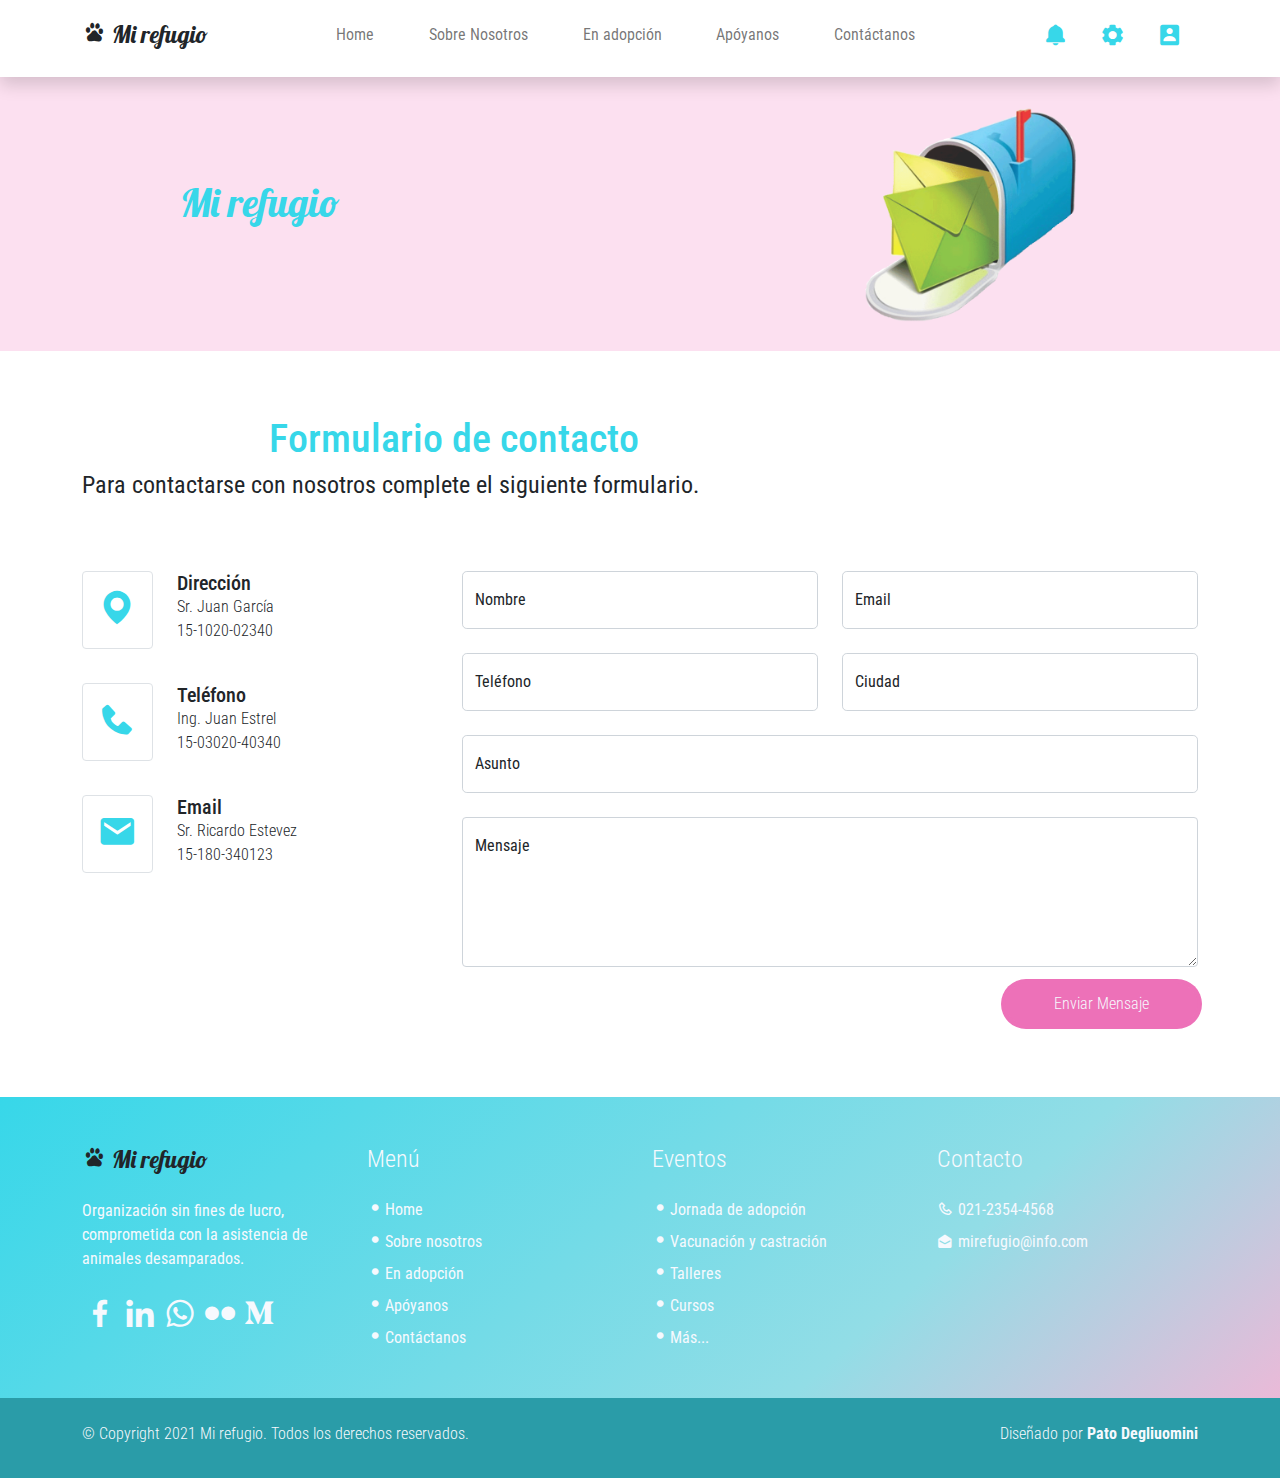
<file: contact.html>
<!DOCTYPE html>
<html lang="es">

<head>
    <title>Mi refugio</title>
    <meta charset="utf-8">
    <meta name="viewport" content="width=device-width, initial-scale=1">  
    <!----- viewport para apple device-width = ancho pantalla initial-scale es que inicia sin ningún zoom --> 
    <link rel="apple-touch-icon" href="assets/img/apple-icon.png">
    <!----- icono para apple y safari --> 
    <link rel="shortcut icon" type="image/png" href="assets/img/fiviconMR.png">
        <!-- Load Require CSS -->
    <link href="assets/css/bootstrap.min.css" rel="stylesheet">
        <!-- iconos  -->
    <link href="assets/css/boxicon.min.css" rel="stylesheet">
        <!-- tipo de letra -->
    <link href="https://fonts.googleapis.com/css2?family=Open+Sans:wght@300;400;600&display=swap" rel="stylesheet">
    <link rel="preconnect" href="https://fonts.gstatic.com">
    <link href="https://fonts.googleapis.com/css2?family=Lobster&family=Roboto+Condensed&display=swap" rel="stylesheet">
    <link rel="stylesheet" href="assets/css/estilos.css">
</head>

<body>
    <!-- Header -->
    <nav id="main_nav" class="navbar navbar-expand-lg navbar-light bg-white shadow">
	
        <!--navbar-expand-lg = envoltorio para que el navbar se estire en lg
        navbar-light = texto negro de la letra
        bg-white = fondo de color blanco
        -->
    
            <div class="container d-flex justify-content-between align-items-center">
            
                <a class="navbar-brand h1" href="index.html">
                <!--navbar-brand = clase se utiliza para resaltar la marca o logotipo de su página-->	
                    <i class='bx bxl-baidu bx-sm text-dark'></i>
                    <!--	bx bx-buildings = icono del logo de la web: 
                    http://www.unisvg.com/icon-sets/bx/bx-buildings.html 
                    https://boxicons.com/
                    -->
    
               <span class="text-dark h4 pato-logo">Mi refugio</span></a>
                
                <!--	boton de hamburguesa --> 
                    <button class="navbar-toggler border-0" 
                    type="button" data-bs-toggle="collapse" 
                    data-bs-target="#navbar-toggler-success" 
                    aria-controls="navbarSupportedContent" 
                    aria-expanded="false" 
                    aria-label="Toggle navigation">
                    <span class="navbar-toggler-icon">
                    </span>
                </button>
            <!------------------------------------------- Opciones del Menu		-->
            <div class="align-self-center collapse navbar-collapse flex-fill  d-lg-flex justify-content-lg-between" 
            id="navbar-toggler-success">
            
            <!-------collapse navbar-collapse= para agrupar y ocultar el contenido de la barra de navegación 
            por un punto de interrupción principal.
            flex-fill = obliga a que todos los elementos tengan el mismo tamaño de ancho
            d-lg-flex = utilidades para crear un contenedor flexbox y transforme los elementos secundarios 
            directos en elementos flexibles
            -->
                            <div class="flex-fill mx-xl-5 mb-2">
                    <!--	  mx=para clases que establecen tanto *-lefty*-right-->
                            <ul class="nav navbar-nav d-flex justify-content-between mx-xl-5 text-center text-dark">
                        <!--   .navbar-nav para una navegación ligera y de altura completa 
                           (incluida la compatibilidad con menús desplegables).-->
                            <li class="nav-item">
                                <a class="nav-link btn-outline-primary rounded-pill px-3" href="index.html">Home</a>
                            <!-- px = padding y mx es el margin 
                            rounded-pill =genera ese boton con bordes redondeados rounded-circle-->	
                            </li>
                            <li class="nav-item">
                                <a class="nav-link btn-outline-primary rounded-pill px-3" href="about.html">Sobre Nosotros</a>
                            </li>
                            <li class="nav-item">
                                <a class="nav-link btn-outline-primary rounded-pill px-3" href="work.html">En adopción</a>
                            </li>
                            <li class="nav-item">
                                <a class="nav-link btn-outline-primary rounded-pill px-3" href="pricing.html">Apóyanos</a>
                            </li>
                            <li class="nav-item">
                                <a class="nav-link btn-outline-primary rounded-pill px-3" href="contact.html">Contáctanos</a>
                            </li>
                        </ul>
                    </div>
    
    <!---------------------------------------------------------Fin de las opciones del menu
    ------------------------------------------------------------ Inicio de los iconos del menu-->
                    <div class="navbar align-self-center d-flex">
                        <a class="nav-link" href="#"><i class='bx bxs-bell bx-sm bx-tada-hover text-primary'></i></a>
                        <a class="nav-link" href="#"><i class='bx bxs-cog bx-sm text-primary'></i></a>
                        <a class="nav-link" href="#"><i class='bx bxs-user-rectangle bx-sm text-primary'></i></a>
                        <!--	https://iconify.design/icon-sets/bx/-->
                    </div>
                </div>
            </div>
        </nav>    
    <!-- Close Header -->


    <!-- Start Banner Hero -->
    <section class="bg-light">
        <div class="container py-4">
            <div class="row align-items-center justify-content-between">
                <div class="contact-header col-lg-4 img-about">
                    <h1 class="h2 pb-3 text-primary pato-logo">Mi refugio</h1>
                    <!-- <h3 class="h4 regular-400">Para contactarse con nosotros complete el siguiente formulario. Muchas gracias.</h3> -->
                    <!-- <p class="light-300">
                        Vector illustration is from <a rel="nofollow" href="https://storyset.com/" target="_blank">StorySet</a>.
                        Incididunt ut labore et dolore magna aliqua. Quis ipsum suspendisse ultrices gravida.
                    </p> -->
                </div>
                <div class="contact-img col-lg-5 col-md-4">
                    <img style="width: 50%; height: 50%" src="./assets/img/mail-box.gif">
                </div>
            </div>
        </div>
    </section>
    <!-- End Banner Hero -->


    <!-- Start Contact -->
    <section class="container py-5">

        <h1 class="col-12 col-xl-8 h2 text-left text-center text-primary pt-3">Formulario de contacto</h1>
        <h2 class="col-12 col-xl-8 h4 text-left regular-400">Para contactarse con nosotros complete el siguiente formulario.</h2>
        <p class="col-12 col-xl-8 text-left text-muted pb-5 light-300">

        </p>

        <div class="row pb-4">
            <div class="col-lg-4">

                <div class="contact row mb-4">
                    <div class="contact-icon col-lg-3 col-3">
                        <div class="py-3 mb-2 text-center border rounded text-secondary">
                            <i class='display-6 bx bxs-map'></i>
                        </div>
                    </div>
                    <ul class="contact-info list-unstyled col-lg-9 col-9  light-300">
                        <li class="h5 mb-0">Dirección</li>
                        <li>Sr. Juan García</li>
                        <li>15-1020-02340</li>
                    </ul>
                </div>

                <div class="contact row mb-4">
                    <div class="contact-icon col-lg-3 col-3">
                        <div class="border py-3 mb-2 text-center border rounded text-secondary">
                            <i class='bx bxs-phone display-6' ></i>
                        </div>
                    </div>
                    <ul class="contact-info list-unstyled col-lg-9 col-9 light-300">
                        <li class="h5 mb-0">Teléfono</li>
                        <li>Ing. Juan Estrel</li>
                        <li>15-03020-40340</li>
                    </ul>
                </div>

                <div class="contact row mb-4">
                    <div class="contact-icon col-lg-3 col-3">
                        <div class="border py-3 mb-2 text-center border rounded text-secondary">
                            <i class='bx bxs-envelope display-6'></i>
                        </div>
                    </div>
                    <ul class="contact-info list-unstyled col-lg-9 col-9 light-300">
                        <li class="h5 mb-0">Email</li>
                        <li>Sr. Ricardo Estevez</li>
                        <li>15-180-340123</li>
                    </ul>
                </div>

            </div>


            <!-- Start Contact Form -->
            <div class="col-lg-8 ">
                <form class="contact-form row" method="post" action="#" role="form">

                    <div class="col-lg-6 mb-4">
                        <div class="form-floating">
                            <input type="text" class="form-control form-control-lg light-300" id="floatingname" name="inputname" placeholder="Name">
                            <label for="floatingname light-300">Nombre</label>
                        </div>
                    </div><!-- End Input Name -->

                    <div class="col-lg-6 mb-4">
                        <div class="form-floating">
                            <input type="text" class="form-control form-control-lg light-300" id="floatingemail" name="inputemail" placeholder="Email">
                            <label for="floatingemail light-300">Email</label>
                        </div>
                    </div><!-- End Input Email -->

                    <div class="col-lg-6 mb-4">
                        <div class="form-floating">
                            <input type="text" class="form-control form-control-lg light-300" id="floatingphone" name="inputphone" placeholder="Phone">
                            <label for="floatingphone light-300">Teléfono</label>
                        </div>
                    </div><!-- End Input Phone -->

                    <div class="col-lg-6 mb-4">
                        <div class="form-floating">
                            <input type="text" class="form-control form-control-lg light-300" id="floatingcompany" name="inputcompany" placeholder="Company Name">
                            <label for="floatingcompany light-300">Ciudad</label>
                        </div>
                    </div><!-- End Input Company Name -->

                    <div class="col-12">
                        <div class="form-floating mb-4">
                            <input type="text" class="form-control form-control-lg light-300" id="floatingsubject" name="inputsubject" placeholder="Subject">
                            <label for="floatingsubject light-300">Asunto</label>
                        </div>
                    </div><!-- End Input Subject -->

                    <div class="col-12">
                        <div class="form-floating mb-3">
                            <textarea class="form-control light-300" rows="8" placeholder="Message" id="floatingtextarea"></textarea>
                            <label for="floatingtextarea light-300">Mensaje</label>
                        </div>
                    </div><!-- End Textarea Message -->

                    <div class="col-md-12 col-12 m-auto text-end">
                        <button type="submit" class="btn btn-secondary rounded-pill px-md-5 px-4 py-2 radius-0 text-light light-300">Enviar Mensaje</button>
                    </div>

                </form>
            </div>
            <!-- End Contact Form -->


        </div>
    </section>
    <!-- End Contact -->


    <!-- Start Footer -->
    <footer class="bg-secondary pt-4">
        <div class="container">
            <div class="row py-4">

                <div class="col-lg-3 col-12 align-left">
                    <a class="navbar-brand h1" href="index.html">
                        <!--navbar-brand = clase se utiliza para resaltar la marca o logotipo de su página-->	
                            <i class='bx bxl-baidu bx-sm text-dark'></i>
                            <!--	bx bx-buildings = icono del logo de la web: 
                            http://www.unisvg.com/icon-sets/bx/bx-buildings.html 
                            https://boxicons.com/
                            -->
            
                       <span class="text-dark h4 pato-logo">Mi refugio</span></a>
                    <p class="text-light my-lg-4 my-2">
                        Organización sin fines de lucro, comprometida con la asistencia de animales desamparados.
                    </p>
                    <ul class="list-inline footer-icons light-300">
                        <li class="list-inline-item m-0">
                            <a class="text-light" target="_blank" href="http://facebook.com/">
                                <i class='bx bxl-facebook bx-md'></i>
                            </a>
                        </li>
                        <li class="list-inline-item m-0">
                            <a class="text-light" target="_blank" href="https://www.linkedin.com/">
                                <i class='bx bxl-linkedin bx-md'></i>
                            </a>
                        </li>
                        <li class="list-inline-item m-0">
                            <a class="text-light" target="_blank" href="https://www.whatsapp.com/">
                                <i class='bx bxl-whatsapp bx-md'></i>
                            </a>
                        </li>
                        <li class="list-inline-item m-0">
                            <a class="text-light" target="_blank" href="https://www.flickr.com/">
                                <i class='bx bxl-flickr bx-md'></i>
                            </a>
                        </li>
                        <li class="list-inline-item m-0">
                            <a class="text-light" target="_blank" href="https://www.medium.com/">
                                <i class='bx bxl-medium bx-md' ></i>
                            </a>
                        </li>
                    </ul>
                </div>

                <div class="col-lg-3 col-md-4 my-sm-0 mt-4">
                    <h3 class="h4 pb-lg-3 text-light light-300">Menú</h2>
                        <ul class="list-unstyled text-light light-300">
                            <li class="pb-2">
                                <i class='bx-fw bx bxs-circle icon-footer bx-xs'></i><a class="text-decoration-none text-light" 
								href="index.html">Home</a>
                            </li>
                            <li class="pb-2">
                                <i class='bx-fw bx bxs-circle icon-footer bx-xs'></i><a class="text-decoration-none text-light py-1" 
								href="about.html">Sobre nosotros</a>
                            </li>
                            <li class="pb-2">
                                <i class='bx-fw bx bxs-circle icon-footer bx-xs'></i><a class="text-decoration-none text-light py-1" 
								href="work.html">En adopción</a>
                            </li>
                            <li class="pb-2">
                                <i class='bx-fw bx bxs-circle icon-footer bx-xs'></i></i><a class="text-decoration-none text-light py-1" 
								href="pricing.html">Apóyanos</a>
                            </li>
                            <li class="pb-2">
                                <i class='bx-fw bx bxs-circle icon-footer bx-xs'></i><a class="text-decoration-none text-light py-1" 
								href="contact.html">Contáctanos</a>
                            </li>   
                        </ul>
                </div>

                <div class="col-lg-3 col-md-4 my-sm-0 mt-4">
                    <h2 class="h4 pb-lg-3 text-light light-300">Eventos</h2>
                    <ul class="list-unstyled text-light light-300">
                        <li class="pb-2">
                            <i class='bx-fw bx bxs-circle icon-footer bx-xs'></i><a class="text-decoration-none text-light py-1" 
							href="#">Jornada de adopción</a>
                        </li>
                        <li class="pb-2">
                            <i class='bx-fw bx bxs-circle icon-footer bx-xs'></i><a class="text-decoration-none text-light py-1" 
							href="#">Vacunación y castración</a>
                        </li>
                        <li class="pb-2">
                            <i class='bx-fw bx bxs-circle icon-footer bx-xs'></i><a class="text-decoration-none text-light py-1" 
							href="#">Talleres</a>
                        </li>
                        <li class="pb-2">
                            <i class='bx-fw bx bxs-circle icon-footer bx-xs'></i><a class="text-decoration-none text-light py-1" 
							href="#">Cursos</a>
                        </li>
                        <!-- <li class="pb-2">
                            <i class='bx-fw bx bxs-chevron-right bx-xs'></i><a class="text-decoration-none text-light py-1" 
							href="#">Taller de entrenamiento canino</a>
                        </li> -->
                        <li class="pb-2">
                            <i class='bx-fw bx bxs-circle icon-footer bx-xs'></i><a class="text-decoration-none text-light py-1" 
							href="#">Más...</a>
                        </li>
                    </ul>
                </div>

                <div class="col-lg-3 col-md-4 my-sm-0 mt-4">
                    <h2 class="h4 pb-lg-3 text-light light-300">Contacto</h2>
                    <ul class="list-unstyled text-light light-300">
                        <li class="pb-2">
                            <i class='bx-fw bx bx-phone bx-xs'></i><a class="text-decoration-none text-light py-1" 
							href="tel:010-020-0340">021-2354-4568</a>
                        </li>
                        <li class="pb-2">
                            <i class='bx-fw bx bxs-envelope-open bx-xs'></i><a class="text-decoration-none text-light py-1"
							href="mailto:info@company.com">mirefugio@info.com</a>
                        </li>
                    </ul>
                </div>

            </div>
        </div>

        <div class="w-100 bg-primary py-3">
            <div class="container">
                <div class="row pt-2">
                    <div class="col-lg-6 col-sm-12">
                        <p class="text-lg-start text-center text-light light-300">
                            © Copyright 2021 Mi refugio. Todos los derechos reservados.
                        </p>
                    </div>
                    <div class="col-lg-6 col-sm-12">
                        <p class="text-lg-end text-center text-light light-300">
                            Diseñado por <a rel="sponsored" class="text-decoration-none text-light" 
							href="https://cursophp.com.ar/" target="_blank"><strong>Pato Degliuomini</strong></a>
                        </p>
                    </div>
                </div>
            </div>
        </div>

    </footer>
    <!-- End Footer -->



    <!-- Bootstrap -->
    <script src="assets/js/bootstrap.bundle.min.js"></script>


</body>

</html>
</file>
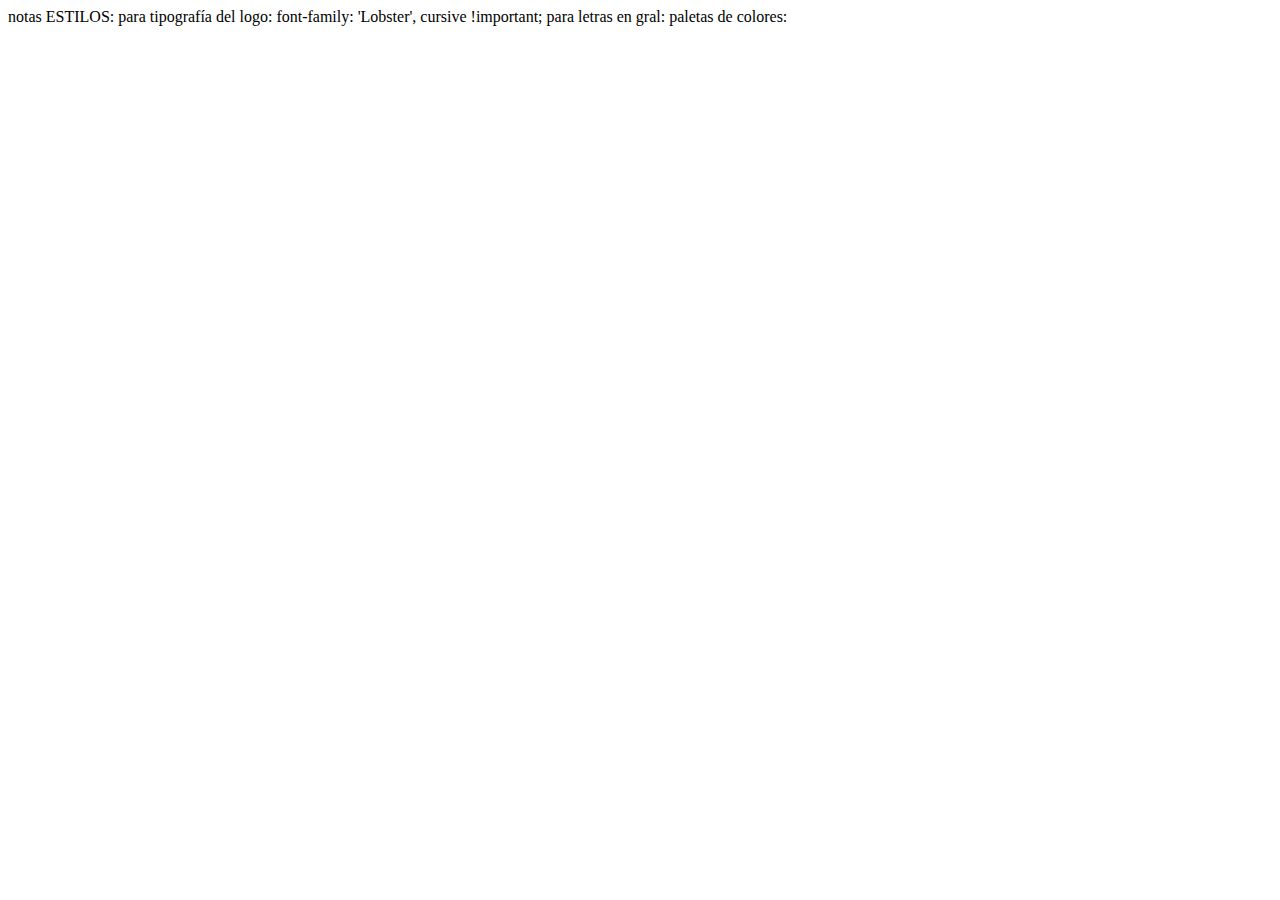
<file: notas.html>
<!DOCTYPE html>
<html lang="en">
<head>
  <meta charset="UTF-8">
  <meta http-equiv="X-UA-Compatible" content="IE=edge">
  <meta name="viewport" content="width=device-width, initial-scale=1.0">
  <title>Document</title>

  <style>
    .color {
      color: #b0a5cf;
      color: #37d7e9;
      color: #ecedf2;
      color: #f1b7d7;
      color: #ed71b8;
    }
  </style>
</head>
<body>
  
</body>
</html>
notas

ESTILOS:

para tipografía del logo: 

<link href="https://fonts.googleapis.com/css2?family=Lobster&family=Pattaya&display=swap" rel="stylesheet">

font-family: 'Lobster', cursive !important;

para letras en gral: 


paletas de colores:
</file>
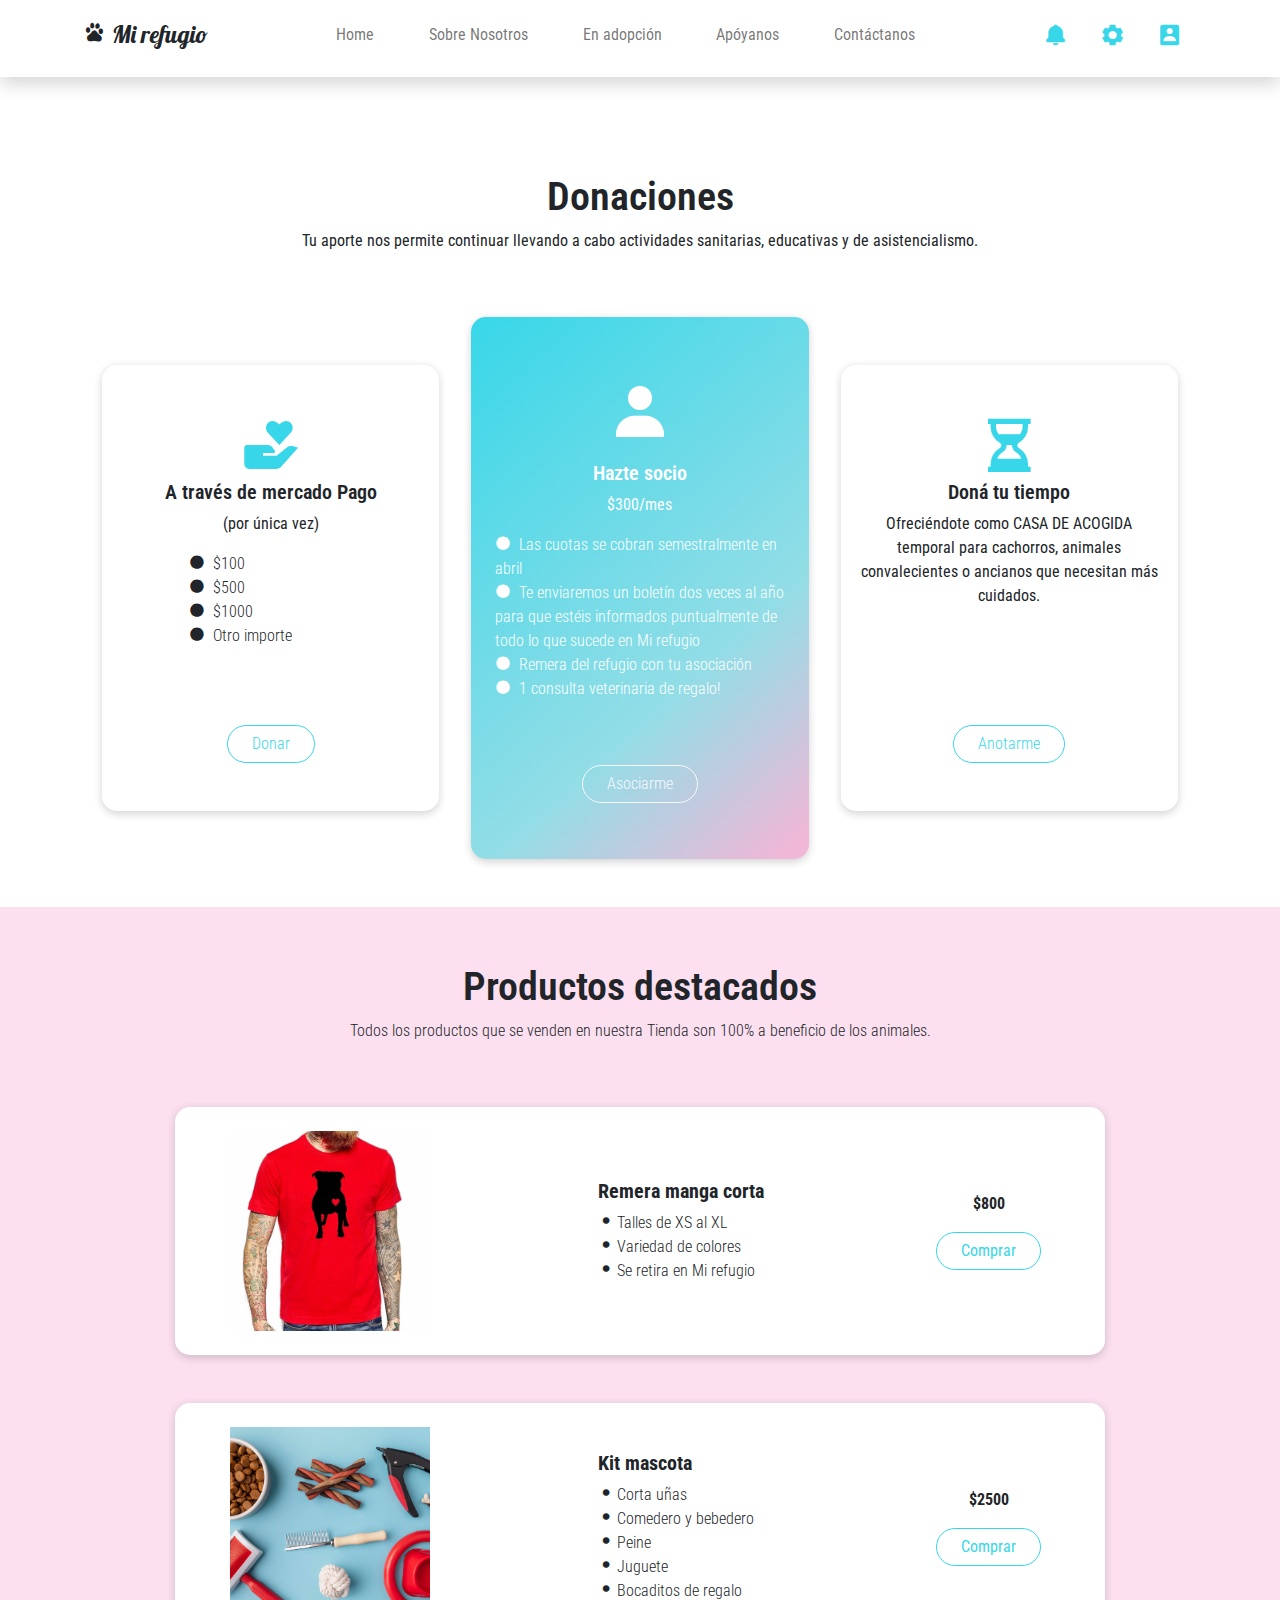
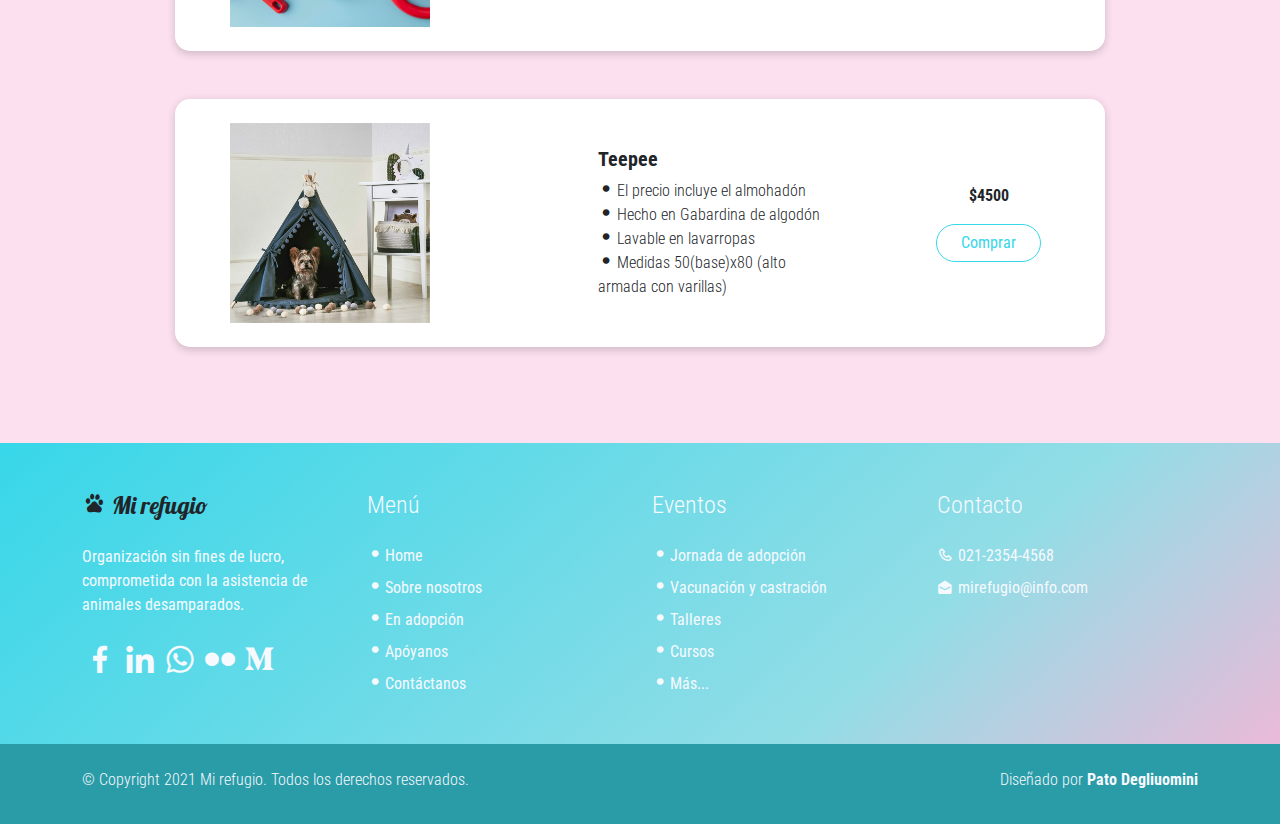
<file: pricing.html>
<!DOCTYPE html>
<html lang="es">

<head>
    <title>Mi refugio</title>
    <meta charset="utf-8">
    <meta name="viewport" content="width=device-width, initial-scale=1">  
    <!----- viewport para apple device-width = ancho pantalla initial-scale es que inicia sin ningún zoom --> 
    <link rel="apple-touch-icon" href="assets/img/apple-icon.png">
    <!----- icono para apple y safari --> 
    <link rel="shortcut icon" type="image/png" href="assets/img/fiviconMR.png">
        <!-- Load Require CSS -->
    <link href="assets/css/bootstrap.min.css" rel="stylesheet">
        <!-- iconos  -->
    <link href="assets/css/boxicon.min.css" rel="stylesheet">
        <!-- tipo de letra -->
    <link href="https://fonts.googleapis.com/css2?family=Open+Sans:wght@300;400;600&display=swap" rel="stylesheet">
    <link rel="preconnect" href="https://fonts.gstatic.com">
    <link href="https://fonts.googleapis.com/css2?family=Lobster&family=Roboto+Condensed&display=swap" rel="stylesheet">
    <link rel="stylesheet" href="assets/css/estilos.css">
</head>

<body>
    <!-- Header -->
    <nav id="main_nav" class="navbar navbar-expand-lg navbar-light bg-white shadow">
	
        <!--navbar-expand-lg = envoltorio para que el navbar se estire en lg
        navbar-light = texto negro de la letra
        bg-white = fondo de color blanco
        -->
    
            <div class="container d-flex justify-content-between align-items-center">
            
                <a class="navbar-brand h1" href="index.html">
                <!--navbar-brand = clase se utiliza para resaltar la marca o logotipo de su página-->	
                    <i class='bx bxl-baidu bx-sm text-dark'></i>
                    <!--	bx bx-buildings = icono del logo de la web: 
                    http://www.unisvg.com/icon-sets/bx/bx-buildings.html 
                    https://boxicons.com/
                    -->
    
               <span class="text-dark h4 pato-logo">Mi refugio</span></a>
                
                <!--	boton de hamburguesa --> 
                    <button class="navbar-toggler border-0" 
                    type="button" data-bs-toggle="collapse" 
                    data-bs-target="#navbar-toggler-success" 
                    aria-controls="navbarSupportedContent" 
                    aria-expanded="false" 
                    aria-label="Toggle navigation">
                    <span class="navbar-toggler-icon">
                    </span>
                </button>
            <!------------------------------------------- Opciones del Menu		-->
            <div class="align-self-center collapse navbar-collapse flex-fill  d-lg-flex justify-content-lg-between" 
            id="navbar-toggler-success">
            
            <!-------collapse navbar-collapse= para agrupar y ocultar el contenido de la barra de navegación 
            por un punto de interrupción principal.
            flex-fill = obliga a que todos los elementos tengan el mismo tamaño de ancho
            d-lg-flex = utilidades para crear un contenedor flexbox y transforme los elementos secundarios 
            directos en elementos flexibles
            -->
                            <div class="flex-fill mx-xl-5 mb-2">
                    <!--	  mx=para clases que establecen tanto *-lefty*-right-->
                            <ul class="nav navbar-nav d-flex justify-content-between mx-xl-5 text-center text-dark">
                        <!--   .navbar-nav para una navegación ligera y de altura completa 
                           (incluida la compatibilidad con menús desplegables).-->
                            <li class="nav-item">
                                <a class="nav-link btn-outline-primary rounded-pill px-3" href="index.html">Home</a>
                            <!-- px = padding y mx es el margin 
                            rounded-pill =genera ese boton con bordes redondeados rounded-circle-->	
                            </li>
                            <li class="nav-item">
                                <a class="nav-link btn-outline-primary rounded-pill px-3" href="about.html">Sobre Nosotros</a>
                            </li>
                            <li class="nav-item">
                                <a class="nav-link btn-outline-primary rounded-pill px-3" href="work.html">En adopción</a>
                            </li>
                            <li class="nav-item">
                                <a class="nav-link btn-outline-primary rounded-pill px-3" href="pricing.html">Apóyanos</a>
                            </li>
                            <li class="nav-item">
                                <a class="nav-link btn-outline-primary rounded-pill px-3" href="contact.html">Contáctanos</a>
                            </li>
                        </ul>
                    </div>
    
    <!---------------------------------------------------------Fin de las opciones del menu
    ------------------------------------------------------------ Inicio de los iconos del menu-->
                    <div class="navbar align-self-center d-flex">
                        <a class="nav-link" href="#"><i class='bx bxs-bell bx-sm bx-tada-hover text-primary'></i></a>
                        <a class="nav-link" href="#"><i class='bx bxs-cog bx-sm text-primary'></i></a>
                        <a class="nav-link" href="#"><i class='bx bxs-user-rectangle bx-sm text-primary'></i></a>
                        <!--	https://iconify.design/icon-sets/bx/-->
                    </div>
                </div>
            </div>
        </nav>
    
    <!-- Close Header -->


    <!-- Start pricing -->
    <div class="container-lg py-5">
        <div class="col-md-12 m-auto text-center py-5">
            <h1 class="pricing-header h2 semi-bold-600">Donaciones</h1>
            <p class="pricing-footer">
                Tu aporte nos permite continuar 
                llevando a cabo actividades sanitarias, educativas y de asistencialismo.
            </p>
        </div>


        <div class="row px-lg-3">


            <div class="col-md-4 pb-5 pt-sm-0 mt-5 px-xl-3">
                <div class="pricing-table card h-100 shadow-sm border-0 py-5">
                    <div class="pricing-table-body card-body rounded-pill text-center align-self-center p-md-0">
                        <i class="pricing-table-icon display-3 bx bxs-donate-heart text-secondary"></i>
                        <h2 class="pricing-table-heading h5 semi-bold-600">A través de mercado Pago</h2>
                        <p>(por única vez)</p>
                        <ul class="pricing-table-body text-start text-dark px-4 list-unstyled light-300">
                            <li><i class="bx bxs-circle me-2"></i>$100</li>
                            <li><i class="bx bxs-circle me-2"></i>$500</li>
                            <li><i class="bx bxs-circle me-2"></i>$1000</li>
                            <li><i class="bx bxs-circle me-2"></i>Otro importe</li>
                        </ul>
                    </div>
                    <div class="pricing-table-footer pt-5">
                        <a href="#" class="btn rounded-pill px-4 btn-outline-primary light-300">Donar</a>
                    </div>
                </div>
            </div>


            <div class="col-md-4 pt-sm-0 pt-3 px-xl-3">
                <div class="pricing-table card bg-secondary h-100 card-rounded shadow-sm border-0 py-5">
                    <div class="pricing-table-body card-body text-center text-white align-self-center p-md-0">
                        <i class="pricing-table-icon display-3 bx bxs-user text-white py-3"></i>
                        <h2 class="pricing-table-heading h5 semi-bold-600">Hazte socio</h2>
                        <p>$300/mes</p>
                        <ul class="pricing-table-list text-start text-dark px-4 list-unstyled light-300">
                            <li class="text-white"><i class="bx bxs-circle me-2"></i>Las cuotas se cobran semestralmente en abril</li>
                            <li class="text-white"><i class="bx bxs-circle me-2"></i>Te enviaremos un boletín dos veces al año para que estéis informados puntualmente de todo lo que sucede en Mi refugio</li>
                            <li class="text-white"><i class="bx bxs-circle me-2"></i>Remera del refugio con tu asociación</li>
                            <li class="text-white"><i class="bx bxs-circle me-2"></i>1 consulta veterinaria de regalo!</li>
                        </ul>
                        <div class="pricing-table-footer pt-5 pb-2">
                            <a href="#" class="btn rounded-pill px-4 btn-outline-light light-300">Asociarme</a>
                        </div>
                    </div>
                </div>
            </div>


            <div class="col-md-4 pb-5 pt-sm-0 mt-5 px-xl-3">
                <div class="pricing-table card h-100 shadow-sm border-0 py-5">
                    <div class="pricing-table-body card-body text-center align-self-center p-md-0">
                        <i class="pricing-table-icon display-3 bx bxs-hourglass text-secondary"></i>
                        <h2 class="pricing-table-heading h5 semi-bold-600">Doná tu tiempo</h2>
                        <p class="text-donate">Ofreciéndote como CASA DE ACOGIDA temporal para cachorros, animales convalecientes 
                            o ancianos que necesitan más cuidados.</p>

                    </div>
                    <div class="pricing-table-footer pt-1">
                        <a href="#" class="btn rounded-pill px-4 btn-outline-primary light-300">Anotarme</a>
                    </div>
                </div>
            </div>


        </div>
    </div>
    <!-- End Content -->





    <!-- Start Pricing Horizontal Section -->
    <section class="bg-light pt-sm-0 py-5">
        <div class="container py-5">

            <h1 class="h2 semi-bold-600 text-center mt-2">Productos destacados</h1>
            <p class="text-center pb-5 light-300">Todos los productos que se venden en nuestra Tienda son 100% a beneficio de los animales.</p>

            <!-- Start Pricing Horizontal -->
            <div class="pricing-horizontal row col-10 m-auto d-flex shadow-sm rounded overflow-hidden bg-white">
                <div class="pricing-horizontal-icon col-md-4 text-center text-light py-4">
                    <img class="img-product" src="./assets/img/remera2.jpg">
                </div>
                <div class="pricing-horizontal-body offset-lg-1 col-md-5 col-lg-4 d-flex align-items-center pl-5 pt-lg-0 pt-4">
                    <ul class="text-left px-4 list-unstyled mb-0 light-300">
                        <h5><strong>Remera manga corta</strong></h5>
                        <li><i class='bx-fw bx bxs-circle icon-footer bx-xs'></i>Talles de XS al XL</li>
                        <li><i class='bx-fw bx bxs-circle icon-footer bx-xs'></i>Variedad de colores</li>
                        <li><i class='bx-fw bx bxs-circle icon-footer bx-xs'></i>Se retira en Mi refugio</li>
                    </ul>
                </div>
                <div class="pricing-horizontal-tag col-md-3 text-center pt-3 d-flex align-items-center">
                    <div class="w-100 light-300">
                        <p><strong>$800</strong></p>
                        <a href="#" class="btn rounded-pill px-4 btn-outline-primary mb-3">Comprar</a>
                    </div>
                </div>
            </div>
            <!-- End Pricing Horizontal -->

            <!-- Start Pricing Horizontal -->
            <div class="pricing-horizontal row col-10 m-auto d-flex shadow-sm rounded overflow-hidden my-5 bg-white">
                <div class="pricing-horizontal-icon col-md-4 text-center text-light py-4">
                    <img class="img-product" src="./assets/img/kit1.jpg">
                </div>
                <div class="pricing-horizontal-body offset-lg-1 col-md-5 col-lg-4 d-flex align-items-center pl-5 pt-lg-0 pt-4">
                    <ul class="text-left px-4 list-unstyled mb-0 light-300">
                        <h5><strong>Kit mascota</strong></h5>
                        <li><i class='bx-fw bx bxs-circle icon-footer bx-xs'></i>Corta uñas</li>
                        <li><i class='bx-fw bx bxs-circle icon-footer bx-xs'></i>Comedero y bebedero</li>
                        <li><i class='bx-fw bx bxs-circle icon-footer bx-xs'></i>Peine</li>
                        <li><i class='bx-fw bx bxs-circle icon-footer bx-xs'></i>Juguete</li>
                        <li><i class='bx-fw bx bxs-circle icon-footer bx-xs'></i>Bocaditos de regalo</li>
                    </ul>
                </div>
                <div class="pricing-horizontal-tag col-md-3 text-center pt-3 d-flex align-items-center">
                    <div class="w-100 light-300">
                        <p><strong>$2500</strong></p>
                        <a href="#" class="btn rounded-pill px-4 btn-outline-primary mb-3">Comprar</a>
                    </div>
                </div>
            </div>
            <!-- End Pricing Horizontal -->

            <!-- Start Pricing Horizontal -->
            <div class="pricing-horizontal row col-10 m-auto d-flex shadow-sm rounded overflow-hidden bg-white">
                <div class="pricing-horizontal-icon col-md-4 text-center text-light py-4">
                    <img class="img-product" src="./assets/img/cucha.jpg">
                </div>
                <div class="pricing-horizontal-body offset-lg-1 col-md-5 col-lg-4 d-flex align-items-center pl-5 pt-lg-0 pt-4">
                    <ul class="text-left px-4 list-unstyled mb-0 light-300">
                        <h5><strong>Teepee</strong></h5>
                        <li><i class='bx-fw bx bxs-circle icon-footer bx-xs'></i>El precio incluye el almohadón</li>
                        <li><i class='bx-fw bx bxs-circle icon-footer bx-xs'></i>Hecho en Gabardina de algodón</li>
                        <li><i class='bx-fw bx bxs-circle icon-footer bx-xs'></i>Lavable en lavarropas</li>
                        <li><i class='bx-fw bx bxs-circle icon-footer bx-xs'></i>Medidas 50(base)x80 (alto armada con varillas)</li>
                    </ul>
                </div>
                <div class="pricing-horizontal-tag col-md-3 text-center pt-3 d-flex align-items-center">
                    <div class="w-100 light-300">
                        <p><strong>$4500</strong></p>
                        <a href="#" class="btn rounded-pill px-4 btn-outline-primary mb-3">Comprar</a>
                    </div>
                </div>
            </div>
            <!-- End Pricing Horizontal -->

        </div>
    </section>
    <!--End Pricing Horizontal Section-->




    <!-- Start Footer -->
    <footer class="bg-secondary pt-4">
        <div class="container">
            <div class="row py-4">

                <div class="col-lg-3 col-12 align-left">
                    <a class="navbar-brand h1" href="index.html">
                        <!--navbar-brand = clase se utiliza para resaltar la marca o logotipo de su página-->	
                            <i class='bx bxl-baidu bx-sm text-dark'></i>
                            <!--	bx bx-buildings = icono del logo de la web: 
                            http://www.unisvg.com/icon-sets/bx/bx-buildings.html 
                            https://boxicons.com/
                            -->
            
                       <span class="text-dark h4 pato-logo">Mi refugio</span></a>
                    <p class="text-light my-lg-4 my-2">
                        Organización sin fines de lucro, comprometida con la asistencia de animales desamparados.
                    </p>
                    <ul class="list-inline footer-icons light-300">
                        <li class="list-inline-item m-0">
                            <a class="text-light" target="_blank" href="http://facebook.com/">
                                <i class='bx bxl-facebook bx-md'></i>
                            </a>
                        </li>
                        <li class="list-inline-item m-0">
                            <a class="text-light" target="_blank" href="https://www.linkedin.com/">
                                <i class='bx bxl-linkedin bx-md'></i>
                            </a>
                        </li>
                        <li class="list-inline-item m-0">
                            <a class="text-light" target="_blank" href="https://www.whatsapp.com/">
                                <i class='bx bxl-whatsapp bx-md'></i>
                            </a>
                        </li>
                        <li class="list-inline-item m-0">
                            <a class="text-light" target="_blank" href="https://www.flickr.com/">
                                <i class='bx bxl-flickr bx-md'></i>
                            </a>
                        </li>
                        <li class="list-inline-item m-0">
                            <a class="text-light" target="_blank" href="https://www.medium.com/">
                                <i class='bx bxl-medium bx-md' ></i>
                            </a>
                        </li>
                    </ul>
                </div>

                <div class="col-lg-3 col-md-4 my-sm-0 mt-4">
                    <h3 class="h4 pb-lg-3 text-light light-300">Menú</h2>
                        <ul class="list-unstyled text-light light-300">
                            <li class="pb-2">
                                <i class='bx-fw bx bxs-circle icon-footer bx-xs'></i><a class="text-decoration-none text-light" 
								href="index.html">Home</a>
                            </li>
                            <li class="pb-2">
                                <i class='bx-fw bx bxs-circle icon-footer bx-xs'></i><a class="text-decoration-none text-light py-1" 
								href="about.html">Sobre nosotros</a>
                            </li>
                            <li class="pb-2">
                                <i class='bx-fw bx bxs-circle icon-footer bx-xs'></i><a class="text-decoration-none text-light py-1" 
								href="work.html">En adopción</a>
                            </li>
                            <li class="pb-2">
                                <i class='bx-fw bx bxs-circle icon-footer bx-xs'></i></i><a class="text-decoration-none text-light py-1" 
								href="pricing.html">Apóyanos</a>
                            </li>
                            <li class="pb-2">
                                <i class='bx-fw bx bxs-circle icon-footer bx-xs'></i><a class="text-decoration-none text-light py-1" 
								href="contact.html">Contáctanos</a>
                            </li>   
                        </ul>
                </div>

                <div class="col-lg-3 col-md-4 my-sm-0 mt-4">
                    <h2 class="h4 pb-lg-3 text-light light-300">Eventos</h2>
                    <ul class="list-unstyled text-light light-300">
                        <li class="pb-2">
                            <i class='bx-fw bx bxs-circle icon-footer bx-xs'></i><a class="text-decoration-none text-light py-1" 
							href="#">Jornada de adopción</a>
                        </li>
                        <li class="pb-2">
                            <i class='bx-fw bx bxs-circle icon-footer bx-xs'></i><a class="text-decoration-none text-light py-1" 
							href="#">Vacunación y castración</a>
                        </li>
                        <li class="pb-2">
                            <i class='bx-fw bx bxs-circle icon-footer bx-xs'></i><a class="text-decoration-none text-light py-1" 
							href="#">Talleres</a>
                        </li>
                        <li class="pb-2">
                            <i class='bx-fw bx bxs-circle icon-footer bx-xs'></i><a class="text-decoration-none text-light py-1" 
							href="#">Cursos</a>
                        </li>
                        <!-- <li class="pb-2">
                            <i class='bx-fw bx bxs-chevron-right bx-xs'></i><a class="text-decoration-none text-light py-1" 
							href="#">Taller de entrenamiento canino</a>
                        </li> -->
                        <li class="pb-2">
                            <i class='bx-fw bx bxs-circle icon-footer bx-xs'></i><a class="text-decoration-none text-light py-1" 
							href="#">Más...</a>
                        </li>
                    </ul>
                </div>

                <div class="col-lg-3 col-md-4 my-sm-0 mt-4">
                    <h2 class="h4 pb-lg-3 text-light light-300">Contacto</h2>
                    <ul class="list-unstyled text-light light-300">
                        <li class="pb-2">
                            <i class='bx-fw bx bx-phone bx-xs'></i><a class="text-decoration-none text-light py-1" 
							href="tel:010-020-0340">021-2354-4568</a>
                        </li>
                        <li class="pb-2">
                            <i class='bx-fw bx bxs-envelope-open bx-xs'></i><a class="text-decoration-none text-light py-1"
							href="mailto:info@company.com">mirefugio@info.com</a>
                        </li>
                    </ul>
                </div>

            </div>
        </div>

        <div class="w-100 bg-primary py-3">
            <div class="container">
                <div class="row pt-2">
                    <div class="col-lg-6 col-sm-12">
                        <p class="text-lg-start text-center text-light light-300">
                            © Copyright 2021 Mi refugio. Todos los derechos reservados.
                        </p>
                    </div>
                    <div class="col-lg-6 col-sm-12">
                        <p class="text-lg-end text-center text-light light-300">
                            Diseñado por <a rel="sponsored" class="text-decoration-none text-light" 
							href="https://cursophp.com.ar/" target="_blank"><strong>Pato Degliuomini</strong></a>
                        </p>
                    </div>
                </div>
            </div>
        </div>

    </footer>
    <!-- End Footer -->




    <!-- Bootstrap -->
    <script src="assets/js/bootstrap.bundle.min.js"></script>


</body>

</html>
</file>
<file: assets/css/estilos.css>
/*
---------------------------------------------
Índice
------------------------------------------------
1. Typography
2. Main Nav
3. Home
4. About
5. Work
6. Single Work
7. Pricing
8. Contact
--------------------------------------------- */

html, body {font-family: 'Roboto Condensed', sans-serif !important;}
/* Typography */
p, a {font-weight: 400;}
.h2 {font-size: 40px;}
.h3 {font-size: 28px;}
.light-300 {
  font-family: 'Roboto Condensed', sans-serif !important;
  font-weight: 300;
}
.text-about {
  text-align: center;
}

.progress-bar {
  background-color: #ed71b8;
}
.regular-400 {
  font-family: 'Roboto Condensed', sans-serif !important;
  font-weight: 400;
}
.semi-bold-600 {
  font-family: 'Roboto Condensed', sans-serif !important;
  font-weight: 600;
}
.typo-space-line::after,
.typo-space-line-center::after {
  content: "";
  width: 150px;
  display:block;
  position: absolute;
  border-bottom:  5px solid #6266ea;
  padding-top: .5em;
}
.typo-space-line-center::after {
  left: 50%;
  margin-left: -75px;
}
.pato-logo {
  font-family: 'Lobster', cursive !important;
}

.icon-footer {
  font-size: 8px !important;
  margin: 4px;
}

/*color de botones del sitio*/
.btn-outline-primary:hover,
.btn-outline-primary.active,
.btn-outline-primary:active:focus,
.btn-outline-primary:focus,
.btn-primary,
.btn-primary:hover,
.btn-primary:active:focus,
.btn-primary:focus,
.btn-primary:active,
.btn-secondary,
.btn-secondary:hover,
.btn-secondary.active,
.btn-secondary:active:focus,
.btn-secondary:focus,
.btn-secondary:active {
  color: #f6f9fe;
  background-color: #ed71b8;
  border-color: #ed71b8;
  -webkit-box-shadow: 0 0 0 0.25rem #ed71b8;
  box-shadow: 0 0 0 0.25rem #ed71b8;
}

/*color de íconos de la navbar*/
.text-primary {
  color: #37d7e9 !important;
}
/* Main Nav */
.text-secondary {
  color: #37d7e9 !important;
}
.text-muted {
  color: #ecedf2 !important;
}
#main_nav .nav-item .nav-link:hover {color: #fff;}
/* Home */
#index_banner {
  background-image: url('./../img/perro2.jpg');
  background-position: center center; background-size: cover;
  height: 100%;
  min-height: 60vh;
  width: 100%;
}

/* color de línea bajo el texto*/
.typo-space-line::after {
  border-bottom: 5px solid #37d7e9;
}

/* color botón slider*/ 
.btn-outline-primary {
  color: #37d7e9;
  border-color: #37d7e9;
}

#index_banner .carousel-item {
  min-height: 60vh;
}
#index_banner .carousel-control-prev i,
#index_banner .carousel-control-next i {
  color: #37d7e9 !important;
  text-decoration: none;
  font-size: 4em;
}
#index_banner .carousel-inner {
  height: 80vh;
}
#index_banner .carousel-indicators li,
#index_banner .carousel-indicators.active {
  background-color: #37d7e9 !important;
  /* las rayas de abajo del carrousel van de color azul*/
}

/*color de banda en el home y footer*/
.bg-secondary {
  background: rgb(241,183,215);
  background: linear-gradient(318deg, rgba(241,183,215,1) 3%, rgba(146,221,230,1) 34%, rgba(55,215,233,1) 100%);
}
.bg-primary {
  background-color: #2a9ca8 !important;
}

.service-wrapper .service-footer {
  max-width: 720px;
}
.service-work.card {
  border-radius: 10px !important;
  cursor: pointer;
}
.service-work .service-work-vertical {
	background: rgb(0,0,0);
  background: linear-gradient(0deg, rgba(0,0,0,1) 0%, rgba(0,0,0,0) 33.33%, rgba(255,255,255,1) 66.66%, rgba(255,255,255,0) 99.99%);
  background-size: 300% 300%;
  background-position: 0% 100%;
  transition: .5s;
}
.service-work .service-work-vertical:hover {
  background-position: 0% 0%;
  transition: .5s;
}
.service-work .service-work-vertical:hover * {
  color: #000;
  border-color: #000;
  transition: .5s;
}
.recent-work.card{
  border-radius: 10px !important;
}
.recent-work .recent-work-vertical {
	background: rgb(255,255,255);
  background: linear-gradient(0deg, rgba(255,255,255,1) 0%, rgba(255,255,255,0) 33.333%, #ed71b8 66.666%, rgba(255,255,255,0) 99.999%);
  background-size: 300% 300%;
  background-position: 0% 100%;
  transition: .5s;
  cursor: pointer;
}
.recent-work .recent-work-vertical:hover {
  background-position: 0% 0%;
  transition: .5s;
}
.recent-work .recent-work-vertical:hover div.recent-work-content {
  top: 50%;
  margin-top: -2.5em;
  position: absolute;
}
.recent-work .recent-work-vertical:hover * {
  color: white;
  transition: .5s;
}
/* About */

.img-about {
  display: flex;
  justify-content: center;
}
#work_banner {
  background-image: url('./../img/banner-bg-02.jpg');
  background-position: center center; background-size: cover;
  height: 100%;
  width: 100%;
}
.progress {
  height: 8px;
}
.objective-icon {
  border-radius: 13px;
  width: 8rem;
}
.partner-wap {
  background-color: #7276ec;
  transition: 1s;
  cursor: pointer;
}
.partner-wap:hover {
  background-color: #b1b3f5;
}
.why-us {
  background: rgb(239,239,253);
  background: -moz-linear-gradient(0deg, rgba(239,239,253,1) 50%, rgba(255,255,255,1) 50%);
  background: -webkit-linear-gradient(0deg, rgba(239,239,253,1) 50%, rgba(255,255,255,1) 50%);
  background: linear-gradient(0deg, rgba(239,239,253,1) 50%, rgba(255,255,255,1) 50%);
  filter: progid:DXImageTransform.Microsoft.gradient(startColorstr="#efeffd",endColorstr="#ffffff",GradientType=1);
}
.team-member-img {
  transition-duration: 0.15s;
}
.team-member:hover .team-member-img {
  padding: 10px !important;
}

/* Work */
/* Singel Work */
#work_single_banner {
  background-image: url('./../img/banner-bg-02.jpg');
  background-position: center center;
  background-size: cover;
  height: 100%;
  width: 100%;
}
.related-content {
  border-radius: 20px;
  cursor: pointer;
}
/* Pricing */
.pricing-list {
  margin-bottom: 1px;
}
.pricing-table {
  max-width: 350px;
  margin: auto;
}
.pricing-table,
.pricing-horizontal {
  border-radius: 15px !important;
}
/* Contact */
#floatingtextarea {
  height: 150px
}
.contact-img {
  justify-content: center;
  display: flex;
}
/* Footer */
footer a.text-light:hover {
  color: #bfbfbf !important;
  transition-duration: 0.15s;
}
/*Botones de donación*/
.pricing-table-footer {
  display: flex;
  justify-content: center;
}

/* alineación de texto en recuadro*/
.text-donate {
  padding-left: 15px;
  padding-right: 15px;
}

/* shadow de las cajas*/

.shadow-sm {
  -webkit-box-shadow: 0 .150rem .50rem rgba(0,0,0,.175)!important;
  box-shadow: 0 .150rem .50rem rgba(0,0,0,.175)!important;
}

/* imagen de fondo de los productos*/
.img-product {
  width: 200px !important;
  height: 200px !important;
  object-fit: cover !important;
  /* background-color: white !important; */
}

.bg-light {
  background-color: #fce0f0 !important;
}
</file>
<file: assets/css/boxicon.min.css>
@font-face{font-family:'boxicons';font-weight:normal;font-style:normal;src:url('../fonts/boxicons.eot');src:url('../fonts/boxicons.eot') format('embedded-opentype'),url('../fonts/boxicons.woff2') format('woff2'),url('../fonts/boxicons.woff') format('woff'),url('../fonts/boxicons.ttf') format('truetype'),url('../fonts/boxicons.svg?#boxicons') format('svg')}.bx{font-family:'boxicons'!important;font-weight:normal;font-style:normal;font-variant:normal;line-height:1;display:inline-block;text-transform:none;speak:none;-webkit-font-smoothing:antialiased;-moz-osx-font-smoothing:grayscale}.bx-ul{margin-left:2em;padding-left:0;list-style:none}.bx-ul>li{position:relative}.bx-ul .bx{font-size:inherit;line-height:inherit;position:absolute;left:-2em;width:2em;text-align:center}@-webkit-keyframes spin{0%{-webkit-transform:rotate(0);transform:rotate(0)}100%{-webkit-transform:rotate(359deg);transform:rotate(359deg)}}@keyframes spin{0%{-webkit-transform:rotate(0);transform:rotate(0)}100%{-webkit-transform:rotate(359deg);transform:rotate(359deg)}}@-webkit-keyframes burst{0%{-webkit-transform:scale(1);transform:scale(1);opacity:1}90%{-webkit-transform:scale(1.5);transform:scale(1.5);opacity:0}}@keyframes burst{0%{-webkit-transform:scale(1);transform:scale(1);opacity:1}90%{-webkit-transform:scale(1.5);transform:scale(1.5);opacity:0}}@-webkit-keyframes flashing{0%{opacity:1}45%{opacity:0}90%{opacity:1}}@keyframes flashing{0%{opacity:1}45%{opacity:0}90%{opacity:1}}@-webkit-keyframes fade-left{0%{-webkit-transform:translateX(0);transform:translateX(0);opacity:1}75%{-webkit-transform:translateX(-20px);transform:translateX(-20px);opacity:0}}@keyframes fade-left{0%{-webkit-transform:translateX(0);transform:translateX(0);opacity:1}75%{-webkit-transform:translateX(-20px);transform:translateX(-20px);opacity:0}}@-webkit-keyframes fade-right{0%{-webkit-transform:translateX(0);transform:translateX(0);opacity:1}75%{-webkit-transform:translateX(20px);transform:translateX(20px);opacity:0}}@keyframes fade-right{0%{-webkit-transform:translateX(0);transform:translateX(0);opacity:1}75%{-webkit-transform:translateX(20px);transform:translateX(20px);opacity:0}}@-webkit-keyframes fade-up{0%{-webkit-transform:translateY(0);transform:translateY(0);opacity:1}75%{-webkit-transform:translateY(-20px);transform:translateY(-20px);opacity:0}}@keyframes fade-up{0%{-webkit-transform:translateY(0);transform:translateY(0);opacity:1}75%{-webkit-transform:translateY(-20px);transform:translateY(-20px);opacity:0}}@-webkit-keyframes fade-down{0%{-webkit-transform:translateY(0);transform:translateY(0);opacity:1}75%{-webkit-transform:translateY(20px);transform:translateY(20px);opacity:0}}@keyframes fade-down{0%{-webkit-transform:translateY(0);transform:translateY(0);opacity:1}75%{-webkit-transform:translateY(20px);transform:translateY(20px);opacity:0}}@-webkit-keyframes tada{from{-webkit-transform:scale3d(1,1,1);transform:scale3d(1,1,1)}10%,20%{-webkit-transform:scale3d(.95,.95,.95) rotate3d(0,0,1,-10deg);transform:scale3d(.95,.95,.95) rotate3d(0,0,1,-10deg)}30%,50%,70%,90%{-webkit-transform:scale3d(1,1,1) rotate3d(0,0,1,10deg);transform:scale3d(1,1,1) rotate3d(0,0,1,10deg)}40%,60%,80%{-webkit-transform:scale3d(1,1,1) rotate3d(0,0,1,-10deg);transform:scale3d(1,1,1) rotate3d(0,0,1,-10deg)}to{-webkit-transform:scale3d(1,1,1);transform:scale3d(1,1,1)}}@keyframes tada{from{-webkit-transform:scale3d(1,1,1);transform:scale3d(1,1,1)}10%,20%{-webkit-transform:scale3d(.95,.95,.95) rotate3d(0,0,1,-10deg);transform:scale3d(.95,.95,.95) rotate3d(0,0,1,-10deg)}30%,50%,70%,90%{-webkit-transform:scale3d(1,1,1) rotate3d(0,0,1,10deg);transform:scale3d(1,1,1) rotate3d(0,0,1,10deg)}40%,60%,80%{-webkit-transform:rotate3d(0,0,1,-10deg);transform:rotate3d(0,0,1,-10deg)}to{-webkit-transform:scale3d(1,1,1);transform:scale3d(1,1,1)}}.bx-spin{-webkit-animation:spin 2s linear infinite;animation:spin 2s linear infinite}.bx-spin-hover:hover{-webkit-animation:spin 2s linear infinite;animation:spin 2s linear infinite}.bx-tada{-webkit-animation:tada 1.5s ease infinite;animation:tada 1.5s ease infinite}.bx-tada-hover:hover{-webkit-animation:tada 1.5s ease infinite;animation:tada 1.5s ease infinite}.bx-flashing{-webkit-animation:flashing 1.5s infinite linear;animation:flashing 1.5s infinite linear}.bx-flashing-hover:hover{-webkit-animation:flashing 1.5s infinite linear;animation:flashing 1.5s infinite linear}.bx-burst{-webkit-animation:burst 1.5s infinite linear;animation:burst 1.5s infinite linear}.bx-burst-hover:hover{-webkit-animation:burst 1.5s infinite linear;animation:burst 1.5s infinite linear}.bx-fade-up{-webkit-animation:fade-up 1.5s infinite linear;animation:fade-up 1.5s infinite linear}.bx-fade-up-hover:hover{-webkit-animation:fade-up 1.5s infinite linear;animation:fade-up 1.5s infinite linear}.bx-fade-down{-webkit-animation:fade-down 1.5s infinite linear;animation:fade-down 1.5s infinite linear}.bx-fade-down-hover:hover{-webkit-animation:fade-down 1.5s infinite linear;animation:fade-down 1.5s infinite linear}.bx-fade-left{-webkit-animation:fade-left 1.5s infinite linear;animation:fade-left 1.5s infinite linear}.bx-fade-left-hover:hover{-webkit-animation:fade-left 1.5s infinite linear;animation:fade-left 1.5s infinite linear}.bx-fade-right{-webkit-animation:fade-right 1.5s infinite linear;animation:fade-right 1.5s infinite linear}.bx-fade-right-hover:hover{-webkit-animation:fade-right 1.5s infinite linear;animation:fade-right 1.5s infinite linear}.bx-xs{font-size:1rem!important}.bx-sm{font-size:1.55rem!important}.bx-md{font-size:2.25rem!important}.bx-fw{font-size:1.2857142857em;line-height:.8em;width:1.2857142857em;height:.8em;margin-top:-.2em!important;vertical-align:middle}.bx-lg{font-size:3.0!important}.bx-pull-left{float:left;margin-right:.3em!important}.bx-pull-right{float:right;margin-left:.3em!important}.bx-rotate-90{transform:rotate(90deg);-ms-filter:'progid:DXImageTransform.Microsoft.BasicImage(rotation=1)'}.bx-rotate-180{transform:rotate(180deg);-ms-filter:'progid:DXImageTransform.Microsoft.BasicImage(rotation=2)'}.bx-rotate-270{transform:rotate(270deg);-ms-filter:'progid:DXImageTransform.Microsoft.BasicImage(rotation=3)'}.bx-flip-horizontal{transform:scaleX(-1);-ms-filter:'progid:DXImageTransform.Microsoft.BasicImage(rotation=0,mirror=1)'}.bx-flip-vertical{transform:scaleY(-1);-ms-filter:'progid:DXImageTransform.Microsoft.BasicImage(rotation=2,mirror=1)'}.bx-border{padding:.25em;border:.07em solid rgba(0,0,0,.1);border-radius:.25em}.bx-border-circle{padding:.25em;border:.07em solid rgba(0,0,0,.1);border-radius:50%}.bx-abacus:before{content:"\e900"}.bx-accessibility:before{content:"\e901"}.bx-add-to-queue:before{content:"\e902"}.bx-adjust:before{content:"\e903"}.bx-alarm:before{content:"\e904"}.bx-alarm-add:before{content:"\e905"}.bx-alarm-exclamation:before{content:"\e906"}.bx-alarm-off:before{content:"\e907"}.bx-alarm-snooze:before{content:"\e908"}.bx-album:before{content:"\e909"}.bx-align-justify:before{content:"\e90a"}.bx-align-left:before{content:"\e90b"}.bx-align-middle:before{content:"\e90c"}.bx-align-right:before{content:"\e90d"}.bx-analyse:before{content:"\e90e"}.bx-anchor:before{content:"\e90f"}.bx-angry:before{content:"\e910"}.bx-aperture:before{content:"\e911"}.bx-arch:before{content:"\e912"}.bx-archive:before{content:"\e913"}.bx-archive-in:before{content:"\e914"}.bx-archive-out:before{content:"\e915"}.bx-area:before{content:"\e916"}.bx-arrow-back:before{content:"\e917"}.bx-arrow-from-bottom:before{content:"\e918"}.bx-arrow-from-left:before{content:"\e919"}.bx-arrow-from-right:before{content:"\e91a"}.bx-arrow-from-top:before{content:"\e91b"}.bx-arrow-to-bottom:before{content:"\e91c"}.bx-arrow-to-left:before{content:"\e91d"}.bx-arrow-to-right:before{content:"\e91e"}.bx-arrow-to-top:before{content:"\e91f"}.bx-at:before{content:"\e920"}.bx-atom:before{content:"\e921"}.bx-award:before{content:"\e922"}.bx-badge:before{content:"\e923"}.bx-badge-check:before{content:"\e924"}.bx-ball:before{content:"\e925"}.bx-band-aid:before{content:"\e926"}.bx-bar-chart:before{content:"\e927"}.bx-bar-chart-alt:before{content:"\e928"}.bx-bar-chart-alt-2:before{content:"\e929"}.bx-bar-chart-square:before{content:"\e92a"}.bx-barcode:before{content:"\e92b"}.bx-barcode-reader:before{content:"\e92c"}.bx-baseball:before{content:"\e92d"}.bx-basket:before{content:"\e92e"}.bx-basketball:before{content:"\e92f"}.bx-bath:before{content:"\e930"}.bx-battery:before{content:"\e931"}.bx-bed:before{content:"\e932"}.bx-been-here:before{content:"\e933"}.bx-beer:before{content:"\e934"}.bx-bell:before{content:"\e935"}.bx-bell-minus:before{content:"\e936"}.bx-bell-off:before{content:"\e937"}.bx-bell-plus:before{content:"\e938"}.bx-bible:before{content:"\e939"}.bx-bitcoin:before{content:"\e93a"}.bx-blanket:before{content:"\e93b"}.bx-block:before{content:"\e93c"}.bx-bluetooth:before{content:"\e93d"}.bx-body:before{content:"\e93e"}.bx-bold:before{content:"\e93f"}.bx-bolt-circle:before{content:"\e940"}.bx-bomb:before{content:"\e941"}.bx-bone:before{content:"\e942"}.bx-bong:before{content:"\e943"}.bx-book:before{content:"\e944"}.bx-book-add:before{content:"\e945"}.bx-book-alt:before{content:"\e946"}.bx-book-bookmark:before{content:"\e947"}.bx-book-content:before{content:"\e948"}.bx-book-heart:before{content:"\e949"}.bx-bookmark:before{content:"\e94a"}.bx-bookmark-alt:before{content:"\e94b"}.bx-bookmark-alt-minus:before{content:"\e94c"}.bx-bookmark-alt-plus:before{content:"\e94d"}.bx-bookmark-heart:before{content:"\e94e"}.bx-bookmark-minus:before{content:"\e94f"}.bx-bookmark-plus:before{content:"\e950"}.bx-bookmarks:before{content:"\e951"}.bx-book-open:before{content:"\e952"}.bx-book-reader:before{content:"\e953"}.bx-border-all:before{content:"\e954"}.bx-border-bottom:before{content:"\e955"}.bx-border-inner:before{content:"\e956"}.bx-border-left:before{content:"\e957"}.bx-border-none:before{content:"\e958"}.bx-border-outer:before{content:"\e959"}.bx-border-radius:before{content:"\e95a"}.bx-border-right:before{content:"\e95b"}.bx-border-top:before{content:"\e95c"}.bx-bot:before{content:"\e95d"}.bx-bowling-ball:before{content:"\e95e"}.bx-box:before{content:"\e95f"}.bx-bracket:before{content:"\e960"}.bx-braille:before{content:"\e961"}.bx-brain:before{content:"\e962"}.bx-briefcase:before{content:"\e963"}.bx-briefcase-alt:before{content:"\e964"}.bx-briefcase-alt-2:before{content:"\e965"}.bx-brightness:before{content:"\e966"}.bx-brightness-half:before{content:"\e967"}.bx-broadcast:before{content:"\e968"}.bx-brush:before{content:"\e969"}.bx-brush-alt:before{content:"\e96a"}.bx-bug:before{content:"\e96b"}.bx-bug-alt:before{content:"\e96c"}.bx-building:before{content:"\e96d"}.bx-building-house:before{content:"\e96e"}.bx-buildings:before{content:"\e96f"}.bx-bulb:before{content:"\e970"}.bx-bullseye:before{content:"\e971"}.bx-buoy:before{content:"\e972"}.bx-bus:before{content:"\e973"}.bx-bus-school:before{content:"\e974"}.bx-cabinet:before{content:"\e975"}.bx-cake:before{content:"\e976"}.bx-calculator:before{content:"\e977"}.bx-calendar:before{content:"\e978"}.bx-calendar-alt:before{content:"\e979"}.bx-calendar-check:before{content:"\e97a"}.bx-calendar-edit:before{content:"\e97b"}.bx-calendar-event:before{content:"\e97c"}.bx-calendar-exclamation:before{content:"\e97d"}.bx-calendar-heart:before{content:"\e97e"}.bx-calendar-minus:before{content:"\e97f"}.bx-calendar-plus:before{content:"\e980"}.bx-calendar-star:before{content:"\e981"}.bx-calendar-week:before{content:"\e982"}.bx-calendar-x:before{content:"\e983"}.bx-camera:before{content:"\e984"}.bx-camera-home:before{content:"\e985"}.bx-camera-movie:before{content:"\e986"}.bx-camera-off:before{content:"\e987"}.bx-capsule:before{content:"\e988"}.bx-captions:before{content:"\e989"}.bx-car:before{content:"\e98a"}.bx-card:before{content:"\e98b"}.bx-caret-down:before{content:"\e98c"}.bx-caret-down-circle:before{content:"\e98d"}.bx-caret-down-square:before{content:"\e98e"}.bx-caret-left:before{content:"\e98f"}.bx-caret-left-circle:before{content:"\e990"}.bx-caret-left-square:before{content:"\e991"}.bx-caret-right:before{content:"\e992"}.bx-caret-right-circle:before{content:"\e993"}.bx-caret-right-square:before{content:"\e994"}.bx-caret-up:before{content:"\e995"}.bx-caret-up-circle:before{content:"\e996"}.bx-caret-up-square:before{content:"\e997"}.bx-carousel:before{content:"\e998"}.bx-cart:before{content:"\e999"}.bx-cart-alt:before{content:"\e99a"}.bx-cast:before{content:"\e99b"}.bx-category:before{content:"\e99c"}.bx-category-alt:before{content:"\e99d"}.bx-cctv:before{content:"\e99e"}.bx-certification:before{content:"\e99f"}.bx-chair:before{content:"\e9a0"}.bx-chalkboard:before{content:"\e9a1"}.bx-chart:before{content:"\e9a2"}.bx-chat:before{content:"\e9a3"}.bx-check:before{content:"\e9a4"}.bx-checkbox:before{content:"\e9a5"}.bx-checkbox-checked:before{content:"\e9a6"}.bx-checkbox-square:before{content:"\e9a7"}.bx-check-circle:before{content:"\e9a8"}.bx-check-double:before{content:"\e9a9"}.bx-check-shield:before{content:"\e9aa"}.bx-check-square:before{content:"\e9ab"}.bx-chevron-down:before{content:"\e9ac"}.bx-chevron-down-circle:before{content:"\e9ad"}.bx-chevron-down-square:before{content:"\e9ae"}.bx-chevron-left:before{content:"\e9af"}.bx-chevron-left-circle:before{content:"\e9b0"}.bx-chevron-left-square:before{content:"\e9b1"}.bx-chevron-right:before{content:"\e9b2"}.bx-chevron-right-circle:before{content:"\e9b3"}.bx-chevron-right-square:before{content:"\e9b4"}.bx-chevrons-down:before{content:"\e9b5"}.bx-chevrons-left:before{content:"\e9b6"}.bx-chevrons-right:before{content:"\e9b7"}.bx-chevrons-up:before{content:"\e9b8"}.bx-chevron-up:before{content:"\e9b9"}.bx-chevron-up-circle:before{content:"\e9ba"}.bx-chevron-up-square:before{content:"\e9bb"}.bx-chip:before{content:"\e9bc"}.bx-church:before{content:"\e9bd"}.bx-circle:before{content:"\e9be"}.bx-clinic:before{content:"\e9bf"}.bx-clipboard:before{content:"\e9c0"}.bx-closet:before{content:"\e9c1"}.bx-cloud:before{content:"\e9c2"}.bx-cloud-download:before{content:"\e9c3"}.bx-cloud-drizzle:before{content:"\e9c4"}.bx-cloud-lightning:before{content:"\e9c5"}.bx-cloud-light-rain:before{content:"\e9c6"}.bx-cloud-rain:before{content:"\e9c7"}.bx-cloud-snow:before{content:"\e9c8"}.bx-cloud-upload:before{content:"\e9c9"}.bx-code:before{content:"\e9ca"}.bx-code-alt:before{content:"\e9cb"}.bx-code-block:before{content:"\e9cc"}.bx-code-curly:before{content:"\e9cd"}.bx-coffee:before{content:"\e9ce"}.bx-coffee-togo:before{content:"\e9cf"}.bx-cog:before{content:"\e9d0"}.bx-coin:before{content:"\e9d1"}.bx-coin-stack:before{content:"\e9d2"}.bx-collapse:before{content:"\e9d3"}.bx-collection:before{content:"\e9d4"}.bx-color-fill:before{content:"\e9d5"}.bx-columns:before{content:"\e9d6"}.bx-command:before{content:"\e9d7"}.bx-comment:before{content:"\e9d8"}.bx-comment-add:before{content:"\e9d9"}.bx-comment-check:before{content:"\e9da"}.bx-comment-detail:before{content:"\e9db"}.bx-comment-dots:before{content:"\e9dc"}.bx-comment-edit:before{content:"\e9dd"}.bx-comment-error:before{content:"\e9de"}.bx-comment-minus:before{content:"\e9df"}.bx-comment-x:before{content:"\e9e0"}.bx-compass:before{content:"\e9e1"}.bx-confused:before{content:"\e9e2"}.bx-conversation:before{content:"\e9e3"}.bx-cookie:before{content:"\e9e4"}.bx-cool:before{content:"\e9e5"}.bx-copy:before{content:"\e9e6"}.bx-copy-alt:before{content:"\e9e7"}.bx-copyright:before{content:"\e9e8"}.bx-credit-card:before{content:"\e9e9"}.bx-credit-card-alt:before{content:"\e9ea"}.bx-credit-card-front:before{content:"\e9eb"}.bx-crop:before{content:"\e9ec"}.bx-crosshair:before{content:"\e9ed"}.bx-crown:before{content:"\e9ee"}.bx-cube:before{content:"\e9ef"}.bx-cube-alt:before{content:"\e9f0"}.bx-cuboid:before{content:"\e9f1"}.bx-current-location:before{content:"\e9f2"}.bx-customize:before{content:"\e9f3"}.bx-cut:before{content:"\e9f4"}.bx-cycling:before{content:"\e9f5"}.bx-cylinder:before{content:"\e9f6"}.bx-data:before{content:"\e9f7"}.bx-desktop:before{content:"\e9f8"}.bx-detail:before{content:"\e9f9"}.bx-devices:before{content:"\e9fa"}.bx-dialpad:before{content:"\e9fb"}.bx-dialpad-alt:before{content:"\e9fc"}.bx-diamond:before{content:"\e9fd"}.bx-dice-1:before{content:"\e9fe"}.bx-dice-2:before{content:"\e9ff"}.bx-dice-3:before{content:"\ea00"}.bx-dice-4:before{content:"\ea01"}.bx-dice-5:before{content:"\ea02"}.bx-dice-6:before{content:"\ea03"}.bx-directions:before{content:"\ea04"}.bx-disc:before{content:"\ea05"}.bx-dish:before{content:"\ea06"}.bx-dislike:before{content:"\ea07"}.bx-dizzy:before{content:"\ea08"}.bx-dna:before{content:"\ea09"}.bx-dock-bottom:before{content:"\ea0a"}.bx-dock-left:before{content:"\ea0b"}.bx-dock-right:before{content:"\ea0c"}.bx-dock-top:before{content:"\ea0d"}.bx-dollar:before{content:"\ea0e"}.bx-dollar-circle:before{content:"\ea0f"}.bx-donate-blood:before{content:"\ea10"}.bx-donate-heart:before{content:"\ea11"}.bx-door-open:before{content:"\ea12"}.bx-dots-horizontal:before{content:"\ea13"}.bx-dots-horizontal-rounded:before{content:"\ea14"}.bx-dots-vertical:before{content:"\ea15"}.bx-dots-vertical-rounded:before{content:"\ea16"}.bx-doughnut-chart:before{content:"\ea17"}.bx-down-arrow:before{content:"\ea18"}.bx-down-arrow-alt:before{content:"\ea19"}.bx-down-arrow-circle:before{content:"\ea1a"}.bx-download:before{content:"\ea1b"}.bx-downvote:before{content:"\ea1c"}.bx-drink:before{content:"\ea1d"}.bx-droplet:before{content:"\ea1e"}.bx-dumbbell:before{content:"\ea1f"}.bx-duplicate:before{content:"\ea20"}.bx-edit:before{content:"\ea21"}.bx-edit-alt:before{content:"\ea22"}.bx-envelope:before{content:"\ea23"}.bx-envelope-open:before{content:"\ea24"}.bx-equalizer:before{content:"\ea25"}.bx-eraser:before{content:"\ea26"}.bx-error:before{content:"\ea27"}.bx-error-alt:before{content:"\ea28"}.bx-error-circle:before{content:"\ea29"}.bx-euro:before{content:"\ea2a"}.bx-exclude:before{content:"\ea2b"}.bx-exit:before{content:"\ea2c"}.bx-exit-fullscreen:before{content:"\ea2d"}.bx-expand:before{content:"\ea2e"}.bx-expand-alt:before{content:"\ea2f"}.bx-export:before{content:"\ea30"}.bx-extension:before{content:"\ea31"}.bx-face:before{content:"\ea32"}.bx-fast-forward:before{content:"\ea33"}.bx-fast-forward-circle:before{content:"\ea34"}.bx-female:before{content:"\ea35"}.bx-female-sign:before{content:"\ea36"}.bx-file:before{content:"\ea37"}.bx-file-blank:before{content:"\ea38"}.bx-file-find:before{content:"\ea39"}.bx-film:before{content:"\ea3a"}.bx-filter:before{content:"\ea3b"}.bx-filter-alt:before{content:"\ea3c"}.bx-fingerprint:before{content:"\ea3d"}.bx-first-aid:before{content:"\ea3e"}.bx-first-page:before{content:"\ea3f"}.bx-flag:before{content:"\ea40"}.bx-folder:before{content:"\ea41"}.bx-folder-minus:before{content:"\ea42"}.bx-folder-open:before{content:"\ea43"}.bx-folder-plus:before{content:"\ea44"}.bx-font:before{content:"\ea45"}.bx-font-color:before{content:"\ea46"}.bx-font-family:before{content:"\ea47"}.bx-font-size:before{content:"\ea48"}.bx-food-menu:before{content:"\ea49"}.bx-food-tag:before{content:"\ea4a"}.bx-football:before{content:"\ea4b"}.bx-fridge:before{content:"\ea4c"}.bx-fullscreen:before{content:"\ea4d"}.bx-game:before{content:"\ea4e"}.bx-gas-pump:before{content:"\ea4f"}.bx-ghost:before{content:"\ea50"}.bx-gift:before{content:"\ea51"}.bx-git-branch:before{content:"\ea52"}.bx-git-commit:before{content:"\ea53"}.bx-git-compare:before{content:"\ea54"}.bx-git-merge:before{content:"\ea55"}.bx-git-pull-request:before{content:"\ea56"}.bx-git-repo-forked:before{content:"\ea57"}.bx-glasses:before{content:"\ea58"}.bx-glasses-alt:before{content:"\ea59"}.bx-globe:before{content:"\ea5a"}.bx-globe-alt:before{content:"\ea5b"}.bx-grid:before{content:"\ea5c"}.bx-grid-alt:before{content:"\ea5d"}.bx-grid-horizontal:before{content:"\ea5e"}.bx-grid-small:before{content:"\ea5f"}.bx-grid-vertical:before{content:"\ea60"}.bx-group:before{content:"\ea61"}.bx-handicap:before{content:"\ea62"}.bx-happy:before{content:"\ea63"}.bx-happy-alt:before{content:"\ea64"}.bx-happy-beaming:before{content:"\ea65"}.bx-happy-heart-eyes:before{content:"\ea66"}.bx-hash:before{content:"\ea67"}.bx-hdd:before{content:"\ea68"}.bx-heading:before{content:"\ea69"}.bx-headphone:before{content:"\ea6a"}.bx-health:before{content:"\ea6b"}.bx-heart:before{content:"\ea6c"}.bx-heart-circle:before{content:"\ea6d"}.bx-heart-square:before{content:"\ea6e"}.bx-help-circle:before{content:"\ea6f"}.bx-hide:before{content:"\ea70"}.bx-highlight:before{content:"\ea71"}.bx-history:before{content:"\ea72"}.bx-hive:before{content:"\ea73"}.bx-home:before{content:"\ea74"}.bx-home-alt:before{content:"\ea75"}.bx-home-circle:before{content:"\ea76"}.bx-home-heart:before{content:"\ea77"}.bx-home-smile:before{content:"\ea78"}.bx-horizontal-center:before{content:"\ea79"}.bx-hotel:before{content:"\ea7a"}.bx-hourglass:before{content:"\ea7b"}.bx-id-card:before{content:"\ea7c"}.bx-image:before{content:"\ea7d"}.bx-image-add:before{content:"\ea7e"}.bx-image-alt:before{content:"\ea7f"}.bx-images:before{content:"\ea80"}.bx-import:before{content:"\ea81"}.bx-infinite:before{content:"\ea82"}.bx-info-circle:before{content:"\ea83"}.bx-info-square:before{content:"\ea84"}.bx-intersect:before{content:"\ea85"}.bx-italic:before{content:"\ea86"}.bx-joystick:before{content:"\ea87"}.bx-joystick-alt:before{content:"\ea88"}.bx-joystick-button:before{content:"\ea89"}.bx-key:before{content:"\ea8a"}.bx-label:before{content:"\ea8b"}.bx-landscape:before{content:"\ea8c"}.bx-laptop:before{content:"\ea8d"}.bx-last-page:before{content:"\ea8e"}.bx-laugh:before{content:"\ea8f"}.bx-layer:before{content:"\ea90"}.bx-layer-minus:before{content:"\ea91"}.bx-layer-plus:before{content:"\ea92"}.bx-layout:before{content:"\ea93"}.bx-left-arrow:before{content:"\ea94"}.bx-left-arrow-alt:before{content:"\ea95"}.bx-left-arrow-circle:before{content:"\ea96"}.bx-left-down-arrow-circle:before{content:"\ea97"}.bx-left-indent:before{content:"\ea98"}.bx-left-top-arrow-circle:before{content:"\ea99"}.bx-library:before{content:"\ea9a"}.bx-like:before{content:"\ea9b"}.bx-line-chart:before{content:"\ea9c"}.bx-line-chart-down:before{content:"\ea9d"}.bx-link:before{content:"\ea9e"}.bx-link-alt:before{content:"\ea9f"}.bx-link-external:before{content:"\eaa0"}.bx-lira:before{content:"\eaa1"}.bx-list-check:before{content:"\eaa2"}.bx-list-minus:before{content:"\eaa3"}.bx-list-ol:before{content:"\eaa4"}.bx-list-plus:before{content:"\eaa5"}.bx-list-ul:before{content:"\eaa6"}.bx-loader:before{content:"\eaa7"}.bx-loader-alt:before{content:"\eaa8"}.bx-loader-circle:before{content:"\eaa9"}.bx-location-plus:before{content:"\eaaa"}.bx-lock:before{content:"\eaab"}.bx-lock-alt:before{content:"\eaac"}.bx-lock-open:before{content:"\eaad"}.bx-lock-open-alt:before{content:"\eaae"}.bx-log-in:before{content:"\eaaf"}.bx-log-in-circle:before{content:"\eab0"}.bx-log-out:before{content:"\eab1"}.bx-log-out-circle:before{content:"\eab2"}.bx-low-vision:before{content:"\eab3"}.bx-magnet:before{content:"\eab4"}.bx-mail-send:before{content:"\eab5"}.bx-male:before{content:"\eab6"}.bx-male-sign:before{content:"\eab7"}.bx-map:before{content:"\eab8"}.bx-map-alt:before{content:"\eab9"}.bx-map-pin:before{content:"\eaba"}.bx-mask:before{content:"\eabb"}.bx-medal:before{content:"\eabc"}.bx-meh:before{content:"\eabd"}.bx-meh-alt:before{content:"\eabe"}.bx-meh-blank:before{content:"\eabf"}.bx-memory-card:before{content:"\eac0"}.bx-menu:before{content:"\eac1"}.bx-menu-alt-left:before{content:"\eac2"}.bx-menu-alt-right:before{content:"\eac3"}.bx-merge:before{content:"\eac4"}.bx-message:before{content:"\eac5"}.bx-message-add:before{content:"\eac6"}.bx-message-alt:before{content:"\eac7"}.bx-message-alt-add:before{content:"\eac8"}.bx-message-alt-check:before{content:"\eac9"}.bx-message-alt-detail:before{content:"\eaca"}.bx-message-alt-dots:before{content:"\eacb"}.bx-message-alt-edit:before{content:"\eacc"}.bx-message-alt-error:before{content:"\eacd"}.bx-message-alt-minus:before{content:"\eace"}.bx-message-alt-x:before{content:"\eacf"}.bx-message-check:before{content:"\ead0"}.bx-message-detail:before{content:"\ead1"}.bx-message-dots:before{content:"\ead2"}.bx-message-edit:before{content:"\ead3"}.bx-message-error:before{content:"\ead4"}.bx-message-minus:before{content:"\ead5"}.bx-message-rounded:before{content:"\ead6"}.bx-message-rounded-add:before{content:"\ead7"}.bx-message-rounded-check:before{content:"\ead8"}.bx-message-rounded-detail:before{content:"\ead9"}.bx-message-rounded-dots:before{content:"\eada"}.bx-message-rounded-edit:before{content:"\eadb"}.bx-message-rounded-error:before{content:"\eadc"}.bx-message-rounded-minus:before{content:"\eadd"}.bx-message-rounded-x:before{content:"\eade"}.bx-message-square:before{content:"\eadf"}.bx-message-square-add:before{content:"\eae0"}.bx-message-square-check:before{content:"\eae1"}.bx-message-square-detail:before{content:"\eae2"}.bx-message-square-dots:before{content:"\eae3"}.bx-message-square-edit:before{content:"\eae4"}.bx-message-square-error:before{content:"\eae5"}.bx-message-square-minus:before{content:"\eae6"}.bx-message-square-x:before{content:"\eae7"}.bx-message-x:before{content:"\eae8"}.bx-meteor:before{content:"\eae9"}.bx-microchip:before{content:"\eaea"}.bx-microphone:before{content:"\eaeb"}.bx-microphone-off:before{content:"\eaec"}.bx-minus:before{content:"\eaed"}.bx-minus-back:before{content:"\eaee"}.bx-minus-circle:before{content:"\eaef"}.bx-minus-front:before{content:"\eaf0"}.bx-mobile:before{content:"\eaf1"}.bx-mobile-alt:before{content:"\eaf2"}.bx-mobile-landscape:before{content:"\eaf3"}.bx-mobile-vibration:before{content:"\eaf4"}.bx-money:before{content:"\eaf5"}.bx-moon:before{content:"\eaf6"}.bx-mouse:before{content:"\eaf7"}.bx-mouse-alt:before{content:"\eaf8"}.bx-move:before{content:"\eaf9"}.bx-move-horizontal:before{content:"\eafa"}.bx-move-vertical:before{content:"\eafb"}.bx-movie:before{content:"\eafc"}.bx-movie-play:before{content:"\eafd"}.bx-music:before{content:"\eafe"}.bx-navigation:before{content:"\eaff"}.bx-network-chart:before{content:"\eb00"}.bx-news:before{content:"\eb01"}.bx-no-entry:before{content:"\eb02"}.bx-note:before{content:"\eb03"}.bx-notepad:before{content:"\eb04"}.bx-notification:before{content:"\eb05"}.bx-notification-off:before{content:"\eb06"}.bx-outline:before{content:"\eb07"}.bx-package:before{content:"\eb08"}.bx-paint:before{content:"\eb09"}.bx-paint-roll:before{content:"\eb0a"}.bx-palette:before{content:"\eb0b"}.bx-paperclip:before{content:"\eb0c"}.bx-paper-plane:before{content:"\eb0d"}.bx-paragraph:before{content:"\eb0e"}.bx-paste:before{content:"\eb0f"}.bx-pause:before{content:"\eb10"}.bx-pause-circle:before{content:"\eb11"}.bx-pen:before{content:"\eb12"}.bx-pencil:before{content:"\eb13"}.bx-phone:before{content:"\eb14"}.bx-phone-call:before{content:"\eb15"}.bx-phone-incoming:before{content:"\eb16"}.bx-phone-outgoing:before{content:"\eb17"}.bx-photo-album:before{content:"\eb18"}.bx-pie-chart:before{content:"\eb19"}.bx-pie-chart-alt:before{content:"\eb1a"}.bx-pie-chart-alt-2:before{content:"\eb1b"}.bx-pin:before{content:"\eb1c"}.bx-planet:before{content:"\eb1d"}.bx-play:before{content:"\eb1e"}.bx-play-circle:before{content:"\eb1f"}.bx-plug:before{content:"\eb20"}.bx-plus:before{content:"\eb21"}.bx-plus-circle:before{content:"\eb22"}.bx-plus-medical:before{content:"\eb23"}.bx-pointer:before{content:"\eb24"}.bx-poll:before{content:"\eb25"}.bx-polygon:before{content:"\eb26"}.bx-pound:before{content:"\eb27"}.bx-power-off:before{content:"\eb28"}.bx-printer:before{content:"\eb29"}.bx-pulse:before{content:"\eb2a"}.bx-purchase-tag:before{content:"\eb2b"}.bx-purchase-tag-alt:before{content:"\eb2c"}.bx-pyramid:before{content:"\eb2d"}.bx-question-mark:before{content:"\eb2e"}.bx-radar:before{content:"\eb2f"}.bx-radio:before{content:"\eb30"}.bx-radio-circle:before{content:"\eb31"}.bx-radio-circle-marked:before{content:"\eb32"}.bx-receipt:before{content:"\eb33"}.bx-rectangle:before{content:"\eb34"}.bx-recycle:before{content:"\eb35"}.bx-redo:before{content:"\eb36"}.bx-refresh:before{content:"\eb37"}.bx-rename:before{content:"\eb38"}.bx-repeat:before{content:"\eb39"}.bx-reply:before{content:"\eb3a"}.bx-reply-all:before{content:"\eb3b"}.bx-repost:before{content:"\eb3c"}.bx-reset:before{content:"\eb3d"}.bx-restaurant:before{content:"\eb3e"}.bx-revision:before{content:"\eb3f"}.bx-rewind:before{content:"\eb40"}.bx-rewind-circle:before{content:"\eb41"}.bx-right-arrow:before{content:"\eb42"}.bx-right-arrow-alt:before{content:"\eb43"}.bx-right-arrow-circle:before{content:"\eb44"}.bx-right-down-arrow-circle:before{content:"\eb45"}.bx-right-indent:before{content:"\eb46"}.bx-right-top-arrow-circle:before{content:"\eb47"}.bx-rocket:before{content:"\eb48"}.bx-rotate-left:before{content:"\eb49"}.bx-rotate-right:before{content:"\eb4a"}.bx-rss:before{content:"\eb4b"}.bx-ruble:before{content:"\eb4c"}.bx-ruler:before{content:"\eb4d"}.bx-run:before{content:"\eb4e"}.bx-rupee:before{content:"\eb4f"}.bx-sad:before{content:"\eb50"}.bx-save:before{content:"\eb51"}.bx-scan:before{content:"\eb52"}.bx-screenshot:before{content:"\eb53"}.bx-search:before{content:"\eb54"}.bx-search-alt:before{content:"\eb55"}.bx-search-alt-2:before{content:"\eb56"}.bx-selection:before{content:"\eb57"}.bx-select-multiple:before{content:"\eb58"}.bx-send:before{content:"\eb59"}.bx-server:before{content:"\eb5a"}.bx-shape-circle:before{content:"\eb5b"}.bx-shape-polygon:before{content:"\eb5c"}.bx-shape-square:before{content:"\eb5d"}.bx-shape-triangle:before{content:"\eb5e"}.bx-share:before{content:"\eb5f"}.bx-share-alt:before{content:"\eb60"}.bx-shekel:before{content:"\eb61"}.bx-shield:before{content:"\eb62"}.bx-shield-alt:before{content:"\eb63"}.bx-shield-alt-2:before{content:"\eb64"}.bx-shield-quarter:before{content:"\eb65"}.bx-shield-x:before{content:"\eb66"}.bx-shocked:before{content:"\eb67"}.bx-shopping-bag:before{content:"\eb68"}.bx-show:before{content:"\eb69"}.bx-show-alt:before{content:"\eb6a"}.bx-shuffle:before{content:"\eb6b"}.bx-sidebar:before{content:"\eb6c"}.bx-sitemap:before{content:"\eb6d"}.bx-skip-next:before{content:"\eb6e"}.bx-skip-next-circle:before{content:"\eb6f"}.bx-skip-previous:before{content:"\eb70"}.bx-skip-previous-circle:before{content:"\eb71"}.bx-sleepy:before{content:"\eb72"}.bx-slider:before{content:"\eb73"}.bx-slider-alt:before{content:"\eb74"}.bx-slideshow:before{content:"\eb75"}.bx-smile:before{content:"\eb76"}.bx-sort:before{content:"\eb77"}.bx-sort-alt-2:before{content:"\eb78"}.bx-sort-a-z:before{content:"\eb79"}.bx-sort-down:before{content:"\eb7a"}.bx-sort-up:before{content:"\eb7b"}.bx-sort-z-a:before{content:"\eb7c"}.bx-spa:before{content:"\eb7d"}.bx-space-bar:before{content:"\eb7e"}.bx-spray-can:before{content:"\eb7f"}.bx-spreadsheet:before{content:"\eb80"}.bx-square:before{content:"\eb81"}.bx-square-rounded:before{content:"\eb82"}.bx-star:before{content:"\eb83"}.bx-station:before{content:"\eb84"}.bx-stats:before{content:"\eb85"}.bx-sticker:before{content:"\eb86"}.bx-stop:before{content:"\eb87"}.bx-stop-circle:before{content:"\eb88"}.bx-stopwatch:before{content:"\eb89"}.bx-store:before{content:"\eb8a"}.bx-store-alt:before{content:"\eb8b"}.bx-street-view:before{content:"\eb8c"}.bx-strikethrough:before{content:"\eb8d"}.bx-subdirectory-left:before{content:"\eb8e"}.bx-subdirectory-right:before{content:"\eb8f"}.bx-sun:before{content:"\eb90"}.bx-support:before{content:"\eb91"}.bx-swim:before{content:"\eb92"}.bx-sync:before{content:"\eb93"}.bx-tab:before{content:"\eb94"}.bx-table:before{content:"\eb95"}.bx-tachometer:before{content:"\eb96"}.bx-tag:before{content:"\eb97"}.bx-tag-alt:before{content:"\eb98"}.bx-target-lock:before{content:"\eb99"}.bx-task:before{content:"\eb9a"}.bx-task-x:before{content:"\eb9b"}.bx-taxi:before{content:"\eb9c"}.bx-tennis-ball:before{content:"\eb9d"}.bx-terminal:before{content:"\eb9e"}.bx-test-tube:before{content:"\eb9f"}.bx-text:before{content:"\eba0"}.bx-time:before{content:"\eba1"}.bx-time-five:before{content:"\eba2"}.bx-timer:before{content:"\eba3"}.bx-tired:before{content:"\eba4"}.bx-toggle-left:before{content:"\eba5"}.bx-toggle-right:before{content:"\eba6"}.bx-tone:before{content:"\eba7"}.bx-traffic-cone:before{content:"\eba8"}.bx-train:before{content:"\eba9"}.bx-transfer:before{content:"\ebaa"}.bx-transfer-alt:before{content:"\ebab"}.bx-trash:before{content:"\ebac"}.bx-trash-alt:before{content:"\ebad"}.bx-trending-down:before{content:"\ebae"}.bx-trending-up:before{content:"\ebaf"}.bx-trim:before{content:"\ebb0"}.bx-trip:before{content:"\ebb1"}.bx-trophy:before{content:"\ebb2"}.bx-tv:before{content:"\ebb3"}.bx-underline:before{content:"\ebb4"}.bx-undo:before{content:"\ebb5"}.bx-unite:before{content:"\ebb6"}.bx-unlink:before{content:"\ebb7"}.bx-up-arrow:before{content:"\ebb8"}.bx-up-arrow-alt:before{content:"\ebb9"}.bx-up-arrow-circle:before{content:"\ebba"}.bx-upload:before{content:"\ebbb"}.bx-upside-down:before{content:"\ebbc"}.bx-upvote:before{content:"\ebbd"}.bx-usb:before{content:"\ebbe"}.bx-user:before{content:"\ebbf"}.bx-user-check:before{content:"\ebc0"}.bx-user-circle:before{content:"\ebc1"}.bx-user-minus:before{content:"\ebc2"}.bx-user-pin:before{content:"\ebc3"}.bx-user-plus:before{content:"\ebc4"}.bx-user-voice:before{content:"\ebc5"}.bx-user-x:before{content:"\ebc6"}.bx-vector:before{content:"\ebc7"}.bx-vertical-center:before{content:"\ebc8"}.bx-vial:before{content:"\ebc9"}.bx-video:before{content:"\ebca"}.bx-video-off:before{content:"\ebcb"}.bx-video-plus:before{content:"\ebcc"}.bx-video-recording:before{content:"\ebcd"}.bx-voicemail:before{content:"\ebce"}.bx-volume:before{content:"\ebcf"}.bx-volume-full:before{content:"\ebd0"}.bx-volume-low:before{content:"\ebd1"}.bx-volume-mute:before{content:"\ebd2"}.bx-walk:before{content:"\ebd3"}.bx-wallet:before{content:"\ebd4"}.bx-wallet-alt:before{content:"\ebd5"}.bx-water:before{content:"\ebd6"}.bx-webcam:before{content:"\ebd7"}.bx-wifi:before{content:"\ebd8"}.bx-wifi-0:before{content:"\ebd9"}.bx-wifi-1:before{content:"\ebda"}.bx-wifi-2:before{content:"\ebdb"}.bx-wifi-off:before{content:"\ebdc"}.bx-wind:before{content:"\ebdd"}.bx-window:before{content:"\ebde"}.bx-window-alt:before{content:"\ebdf"}.bx-window-close:before{content:"\ebe0"}.bx-window-open:before{content:"\ebe1"}.bx-windows:before{content:"\ebe2"}.bx-wine:before{content:"\ebe3"}.bx-wink-smile:before{content:"\ebe4"}.bx-wink-tongue:before{content:"\ebe5"}.bx-won:before{content:"\ebe6"}.bx-world:before{content:"\ebe7"}.bx-wrench:before{content:"\ebe8"}.bx-x:before{content:"\ebe9"}.bx-x-circle:before{content:"\ebea"}.bx-yen:before{content:"\ebeb"}.bx-zoom-in:before{content:"\ebec"}.bx-zoom-out:before{content:"\ebed"}.bxs-add-to-queue:before{content:"\ebee"}.bxs-adjust:before{content:"\ebef"}.bxs-adjust-alt:before{content:"\ebf0"}.bxs-alarm:before{content:"\ebf1"}.bxs-alarm-add:before{content:"\ebf2"}.bxs-alarm-exclamation:before{content:"\ebf3"}.bxs-alarm-off:before{content:"\ebf4"}.bxs-alarm-snooze:before{content:"\ebf5"}.bxs-album:before{content:"\ebf6"}.bxs-ambulance:before{content:"\ebf7"}.bxs-analyse:before{content:"\ebf8"}.bxs-angry:before{content:"\ebf9"}.bxs-arch:before{content:"\ebfa"}.bxs-archive:before{content:"\ebfb"}.bxs-archive-in:before{content:"\ebfc"}.bxs-archive-out:before{content:"\ebfd"}.bxs-area:before{content:"\ebfe"}.bxs-arrow-from-bottom:before{content:"\ebff"}.bxs-arrow-from-left:before{content:"\ec00"}.bxs-arrow-from-right:before{content:"\ec01"}.bxs-arrow-from-top:before{content:"\ec02"}.bxs-arrow-to-bottom:before{content:"\ec03"}.bxs-arrow-to-left:before{content:"\ec04"}.bxs-arrow-to-right:before{content:"\ec05"}.bxs-arrow-to-top:before{content:"\ec06"}.bxs-award:before{content:"\ec07"}.bxs-baby-carriage:before{content:"\ec08"}.bxs-backpack:before{content:"\ec09"}.bxs-badge:before{content:"\ec0a"}.bxs-badge-check:before{content:"\ec0b"}.bxs-badge-dollar:before{content:"\ec0c"}.bxs-ball:before{content:"\ec0d"}.bxs-band-aid:before{content:"\ec0e"}.bxs-bank:before{content:"\ec0f"}.bxs-bar-chart-alt-2:before{content:"\ec10"}.bxs-bar-chart-square:before{content:"\ec11"}.bxs-barcode:before{content:"\ec12"}.bxs-baseball:before{content:"\ec13"}.bxs-basket:before{content:"\ec14"}.bxs-basketball:before{content:"\ec15"}.bxs-bath:before{content:"\ec16"}.bxs-battery:before{content:"\ec17"}.bxs-battery-charging:before{content:"\ec18"}.bxs-battery-full:before{content:"\ec19"}.bxs-battery-low:before{content:"\ec1a"}.bxs-bed:before{content:"\ec1b"}.bxs-been-here:before{content:"\ec1c"}.bxs-beer:before{content:"\ec1d"}.bxs-bell:before{content:"\ec1e"}.bxs-bell-minus:before{content:"\ec1f"}.bxs-bell-off:before{content:"\ec20"}.bxs-bell-plus:before{content:"\ec21"}.bxs-bell-ring:before{content:"\ec22"}.bxs-bible:before{content:"\ec23"}.bxs-binoculars:before{content:"\ec24"}.bxs-blanket:before{content:"\ec25"}.bxs-bolt:before{content:"\ec26"}.bxs-bolt-circle:before{content:"\ec27"}.bxs-bomb:before{content:"\ec28"}.bxs-bone:before{content:"\ec29"}.bxs-bong:before{content:"\ec2a"}.bxs-book:before{content:"\ec2b"}.bxs-book-add:before{content:"\ec2c"}.bxs-book-alt:before{content:"\ec2d"}.bxs-book-bookmark:before{content:"\ec2e"}.bxs-book-content:before{content:"\ec2f"}.bxs-book-heart:before{content:"\ec30"}.bxs-bookmark:before{content:"\ec31"}.bxs-bookmark-alt:before{content:"\ec32"}.bxs-bookmark-alt-minus:before{content:"\ec33"}.bxs-bookmark-alt-plus:before{content:"\ec34"}.bxs-bookmark-heart:before{content:"\ec35"}.bxs-bookmark-minus:before{content:"\ec36"}.bxs-bookmark-plus:before{content:"\ec37"}.bxs-bookmarks:before{content:"\ec38"}.bxs-bookmark-star:before{content:"\ec39"}.bxs-book-open:before{content:"\ec3a"}.bxs-book-reader:before{content:"\ec3b"}.bxs-bot:before{content:"\ec3c"}.bxs-bowling-ball:before{content:"\ec3d"}.bxs-box:before{content:"\ec3e"}.bxs-brain:before{content:"\ec3f"}.bxs-briefcase:before{content:"\ec40"}.bxs-briefcase-alt:before{content:"\ec41"}.bxs-briefcase-alt-2:before{content:"\ec42"}.bxs-brightness:before{content:"\ec43"}.bxs-brightness-half:before{content:"\ec44"}.bxs-brush:before{content:"\ec45"}.bxs-brush-alt:before{content:"\ec46"}.bxs-bug:before{content:"\ec47"}.bxs-bug-alt:before{content:"\ec48"}.bxs-building:before{content:"\ec49"}.bxs-building-house:before{content:"\ec4a"}.bxs-buildings:before{content:"\ec4b"}.bxs-bulb:before{content:"\ec4c"}.bxs-bullseye:before{content:"\ec4d"}.bxs-buoy:before{content:"\ec4e"}.bxs-bus:before{content:"\ec4f"}.bxs-business:before{content:"\ec50"}.bxs-bus-school:before{content:"\ec51"}.bxs-cabinet:before{content:"\ec52"}.bxs-cake:before{content:"\ec53"}.bxs-calculator:before{content:"\ec54"}.bxs-calendar:before{content:"\ec55"}.bxs-calendar-alt:before{content:"\ec56"}.bxs-calendar-check:before{content:"\ec57"}.bxs-calendar-edit:before{content:"\ec58"}.bxs-calendar-event:before{content:"\ec59"}.bxs-calendar-exclamation:before{content:"\ec5a"}.bxs-calendar-heart:before{content:"\ec5b"}.bxs-calendar-minus:before{content:"\ec5c"}.bxs-calendar-plus:before{content:"\ec5d"}.bxs-calendar-star:before{content:"\ec5e"}.bxs-calendar-week:before{content:"\ec5f"}.bxs-calendar-x:before{content:"\ec60"}.bxs-camera:before{content:"\ec61"}.bxs-camera-home:before{content:"\ec62"}.bxs-camera-movie:before{content:"\ec63"}.bxs-camera-off:before{content:"\ec64"}.bxs-camera-plus:before{content:"\ec65"}.bxs-capsule:before{content:"\ec66"}.bxs-captions:before{content:"\ec67"}.bxs-car:before{content:"\ec68"}.bxs-car-battery:before{content:"\ec69"}.bxs-car-crash:before{content:"\ec6a"}.bxs-card:before{content:"\ec6b"}.bxs-caret-down-circle:before{content:"\ec6c"}.bxs-caret-down-square:before{content:"\ec6d"}.bxs-caret-left-circle:before{content:"\ec6e"}.bxs-caret-left-square:before{content:"\ec6f"}.bxs-caret-right-circle:before{content:"\ec70"}.bxs-caret-right-square:before{content:"\ec71"}.bxs-caret-up-circle:before{content:"\ec72"}.bxs-caret-up-square:before{content:"\ec73"}.bxs-car-garage:before{content:"\ec74"}.bxs-car-mechanic:before{content:"\ec75"}.bxs-carousel:before{content:"\ec76"}.bxs-cart:before{content:"\ec77"}.bxs-cart-add:before{content:"\ec78"}.bxs-cart-alt:before{content:"\ec79"}.bxs-cart-download:before{content:"\ec7a"}.bxs-car-wash:before{content:"\ec7b"}.bxs-category:before{content:"\ec7c"}.bxs-category-alt:before{content:"\ec7d"}.bxs-cctv:before{content:"\ec7e"}.bxs-certification:before{content:"\ec7f"}.bxs-chalkboard:before{content:"\ec80"}.bxs-chart:before{content:"\ec81"}.bxs-chat:before{content:"\ec82"}.bxs-checkbox:before{content:"\ec83"}.bxs-checkbox-checked:before{content:"\ec84"}.bxs-check-circle:before{content:"\ec85"}.bxs-check-shield:before{content:"\ec86"}.bxs-check-square:before{content:"\ec87"}.bxs-chess:before{content:"\ec88"}.bxs-chevron-down:before{content:"\ec89"}.bxs-chevron-down-circle:before{content:"\ec8a"}.bxs-chevron-down-square:before{content:"\ec8b"}.bxs-chevron-left:before{content:"\ec8c"}.bxs-chevron-left-circle:before{content:"\ec8d"}.bxs-chevron-left-square:before{content:"\ec8e"}.bxs-chevron-right:before{content:"\ec8f"}.bxs-chevron-right-circle:before{content:"\ec90"}.bxs-chevron-right-square:before{content:"\ec91"}.bxs-chevrons-down:before{content:"\ec92"}.bxs-chevrons-left:before{content:"\ec93"}.bxs-chevrons-right:before{content:"\ec94"}.bxs-chevrons-up:before{content:"\ec95"}.bxs-chevron-up:before{content:"\ec96"}.bxs-chevron-up-circle:before{content:"\ec97"}.bxs-chevron-up-square:before{content:"\ec98"}.bxs-chip:before{content:"\ec99"}.bxs-church:before{content:"\ec9a"}.bxs-circle:before{content:"\ec9b"}.bxs-city:before{content:"\ec9c"}.bxs-clinic:before{content:"\ec9d"}.bxs-cloud:before{content:"\ec9e"}.bxs-cloud-download:before{content:"\ec9f"}.bxs-cloud-lightning:before{content:"\eca0"}.bxs-cloud-rain:before{content:"\eca1"}.bxs-cloud-upload:before{content:"\eca2"}.bxs-coffee:before{content:"\eca3"}.bxs-coffee-alt:before{content:"\eca4"}.bxs-coffee-togo:before{content:"\eca5"}.bxs-cog:before{content:"\eca6"}.bxs-coin:before{content:"\eca7"}.bxs-coin-stack:before{content:"\eca8"}.bxs-collection:before{content:"\eca9"}.bxs-color-fill:before{content:"\ecaa"}.bxs-comment:before{content:"\ecab"}.bxs-comment-add:before{content:"\ecac"}.bxs-comment-check:before{content:"\ecad"}.bxs-comment-detail:before{content:"\ecae"}.bxs-comment-dots:before{content:"\ecaf"}.bxs-comment-edit:before{content:"\ecb0"}.bxs-comment-error:before{content:"\ecb1"}.bxs-comment-minus:before{content:"\ecb2"}.bxs-comment-x:before{content:"\ecb3"}.bxs-compass:before{content:"\ecb4"}.bxs-component:before{content:"\ecb5"}.bxs-confused:before{content:"\ecb6"}.bxs-contact:before{content:"\ecb7"}.bxs-conversation:before{content:"\ecb8"}.bxs-cookie:before{content:"\ecb9"}.bxs-cool:before{content:"\ecba"}.bxs-copy:before{content:"\ecbb"}.bxs-copy-alt:before{content:"\ecbc"}.bxs-copyright:before{content:"\ecbd"}.bxs-coupon:before{content:"\ecbe"}.bxs-credit-card:before{content:"\ecbf"}.bxs-credit-card-alt:before{content:"\ecc0"}.bxs-credit-card-front:before{content:"\ecc1"}.bxs-crop:before{content:"\ecc2"}.bxs-crown:before{content:"\ecc3"}.bxs-cube:before{content:"\ecc4"}.bxs-cube-alt:before{content:"\ecc5"}.bxs-cuboid:before{content:"\ecc6"}.bxs-customize:before{content:"\ecc7"}.bxs-cylinder:before{content:"\ecc8"}.bxs-dashboard:before{content:"\ecc9"}.bxs-data:before{content:"\ecca"}.bxs-detail:before{content:"\eccb"}.bxs-devices:before{content:"\eccc"}.bxs-diamond:before{content:"\eccd"}.bxs-dice-1:before{content:"\ecce"}.bxs-dice-2:before{content:"\eccf"}.bxs-dice-3:before{content:"\ecd0"}.bxs-dice-4:before{content:"\ecd1"}.bxs-dice-5:before{content:"\ecd2"}.bxs-dice-6:before{content:"\ecd3"}.bxs-direction-left:before{content:"\ecd4"}.bxs-direction-right:before{content:"\ecd5"}.bxs-directions:before{content:"\ecd6"}.bxs-disc:before{content:"\ecd7"}.bxs-discount:before{content:"\ecd8"}.bxs-dish:before{content:"\ecd9"}.bxs-dislike:before{content:"\ecda"}.bxs-dizzy:before{content:"\ecdb"}.bxs-dock-bottom:before{content:"\ecdc"}.bxs-dock-left:before{content:"\ecdd"}.bxs-dock-right:before{content:"\ecde"}.bxs-dock-top:before{content:"\ecdf"}.bxs-dollar-circle:before{content:"\ece0"}.bxs-donate-blood:before{content:"\ece1"}.bxs-donate-heart:before{content:"\ece2"}.bxs-door-open:before{content:"\ece3"}.bxs-doughnut-chart:before{content:"\ece4"}.bxs-down-arrow:before{content:"\ece5"}.bxs-down-arrow-alt:before{content:"\ece6"}.bxs-down-arrow-circle:before{content:"\ece7"}.bxs-down-arrow-square:before{content:"\ece8"}.bxs-download:before{content:"\ece9"}.bxs-downvote:before{content:"\ecea"}.bxs-drink:before{content:"\eceb"}.bxs-droplet:before{content:"\ecec"}.bxs-droplet-half:before{content:"\eced"}.bxs-dryer:before{content:"\ecee"}.bxs-duplicate:before{content:"\ecef"}.bxs-edit:before{content:"\ecf0"}.bxs-edit-alt:before{content:"\ecf1"}.bxs-edit-location:before{content:"\ecf2"}.bxs-eject:before{content:"\ecf3"}.bxs-envelope:before{content:"\ecf4"}.bxs-envelope-open:before{content:"\ecf5"}.bxs-eraser:before{content:"\ecf6"}.bxs-error:before{content:"\ecf7"}.bxs-error-alt:before{content:"\ecf8"}.bxs-error-circle:before{content:"\ecf9"}.bxs-ev-station:before{content:"\ecfa"}.bxs-exit:before{content:"\ecfb"}.bxs-extension:before{content:"\ecfc"}.bxs-eyedropper:before{content:"\ecfd"}.bxs-face:before{content:"\ecfe"}.bxs-face-mask:before{content:"\ecff"}.bxs-factory:before{content:"\ed00"}.bxs-fast-forward-circle:before{content:"\ed01"}.bxs-file:before{content:"\ed02"}.bxs-file-archive:before{content:"\ed03"}.bxs-file-blank:before{content:"\ed04"}.bxs-file-css:before{content:"\ed05"}.bxs-file-doc:before{content:"\ed06"}.bxs-file-export:before{content:"\ed07"}.bxs-file-find:before{content:"\ed08"}.bxs-file-gif:before{content:"\ed09"}.bxs-file-html:before{content:"\ed0a"}.bxs-file-image:before{content:"\ed0b"}.bxs-file-import:before{content:"\ed0c"}.bxs-file-jpg:before{content:"\ed0d"}.bxs-file-js:before{content:"\ed0e"}.bxs-file-json:before{content:"\ed0f"}.bxs-file-md:before{content:"\ed10"}.bxs-file-pdf:before{content:"\ed11"}.bxs-file-plus:before{content:"\ed12"}.bxs-file-png:before{content:"\ed13"}.bxs-file-txt:before{content:"\ed14"}.bxs-film:before{content:"\ed15"}.bxs-filter-alt:before{content:"\ed16"}.bxs-first-aid:before{content:"\ed17"}.bxs-flag:before{content:"\ed18"}.bxs-flag-alt:before{content:"\ed19"}.bxs-flag-checkered:before{content:"\ed1a"}.bxs-flame:before{content:"\ed1b"}.bxs-flask:before{content:"\ed1c"}.bxs-florist:before{content:"\ed1d"}.bxs-folder:before{content:"\ed1e"}.bxs-folder-minus:before{content:"\ed1f"}.bxs-folder-open:before{content:"\ed20"}.bxs-folder-plus:before{content:"\ed21"}.bxs-food-menu:before{content:"\ed22"}.bxs-fridge:before{content:"\ed23"}.bxs-game:before{content:"\ed24"}.bxs-gas-pump:before{content:"\ed25"}.bxs-ghost:before{content:"\ed26"}.bxs-gift:before{content:"\ed27"}.bxs-graduation:before{content:"\ed28"}.bxs-grid:before{content:"\ed29"}.bxs-grid-alt:before{content:"\ed2a"}.bxs-group:before{content:"\ed2b"}.bxs-guitar-amp:before{content:"\ed2c"}.bxs-hand-down:before{content:"\ed2d"}.bxs-hand-left:before{content:"\ed2e"}.bxs-hand-right:before{content:"\ed2f"}.bxs-hand-up:before{content:"\ed30"}.bxs-happy:before{content:"\ed31"}.bxs-happy-alt:before{content:"\ed32"}.bxs-happy-beaming:before{content:"\ed33"}.bxs-happy-heart-eyes:before{content:"\ed34"}.bxs-hdd:before{content:"\ed35"}.bxs-heart:before{content:"\ed36"}.bxs-heart-circle:before{content:"\ed37"}.bxs-heart-square:before{content:"\ed38"}.bxs-help-circle:before{content:"\ed39"}.bxs-hide:before{content:"\ed3a"}.bxs-home:before{content:"\ed3b"}.bxs-home-circle:before{content:"\ed3c"}.bxs-home-heart:before{content:"\ed3d"}.bxs-home-smile:before{content:"\ed3e"}.bxs-hot:before{content:"\ed3f"}.bxs-hotel:before{content:"\ed40"}.bxs-hourglass:before{content:"\ed41"}.bxs-hourglass-bottom:before{content:"\ed42"}.bxs-hourglass-top:before{content:"\ed43"}.bxs-id-card:before{content:"\ed44"}.bxs-image:before{content:"\ed45"}.bxs-image-add:before{content:"\ed46"}.bxs-image-alt:before{content:"\ed47"}.bxs-inbox:before{content:"\ed48"}.bxs-info-circle:before{content:"\ed49"}.bxs-info-square:before{content:"\ed4a"}.bxs-institution:before{content:"\ed4b"}.bxs-joystick:before{content:"\ed4c"}.bxs-joystick-alt:before{content:"\ed4d"}.bxs-joystick-button:before{content:"\ed4e"}.bxs-key:before{content:"\ed4f"}.bxs-keyboard:before{content:"\ed50"}.bxs-label:before{content:"\ed51"}.bxs-landmark:before{content:"\ed52"}.bxs-landscape:before{content:"\ed53"}.bxs-laugh:before{content:"\ed54"}.bxs-layer:before{content:"\ed55"}.bxs-layer-minus:before{content:"\ed56"}.bxs-layer-plus:before{content:"\ed57"}.bxs-layout:before{content:"\ed58"}.bxs-left-arrow:before{content:"\ed59"}.bxs-left-arrow-alt:before{content:"\ed5a"}.bxs-left-arrow-circle:before{content:"\ed5b"}.bxs-left-arrow-square:before{content:"\ed5c"}.bxs-left-down-arrow-circle:before{content:"\ed5d"}.bxs-left-top-arrow-circle:before{content:"\ed5e"}.bxs-like:before{content:"\ed5f"}.bxs-location-plus:before{content:"\ed60"}.bxs-lock:before{content:"\ed61"}.bxs-lock-alt:before{content:"\ed62"}.bxs-lock-open:before{content:"\ed63"}.bxs-lock-open-alt:before{content:"\ed64"}.bxs-log-in:before{content:"\ed65"}.bxs-log-in-circle:before{content:"\ed66"}.bxs-log-out:before{content:"\ed67"}.bxs-log-out-circle:before{content:"\ed68"}.bxs-low-vision:before{content:"\ed69"}.bxs-magic-wand:before{content:"\ed6a"}.bxs-magnet:before{content:"\ed6b"}.bxs-map:before{content:"\ed6c"}.bxs-map-alt:before{content:"\ed6d"}.bxs-map-pin:before{content:"\ed6e"}.bxs-mask:before{content:"\ed6f"}.bxs-medal:before{content:"\ed70"}.bxs-megaphone:before{content:"\ed71"}.bxs-meh:before{content:"\ed72"}.bxs-meh-alt:before{content:"\ed73"}.bxs-meh-blank:before{content:"\ed74"}.bxs-memory-card:before{content:"\ed75"}.bxs-message:before{content:"\ed76"}.bxs-message-add:before{content:"\ed77"}.bxs-message-alt:before{content:"\ed78"}.bxs-message-alt-add:before{content:"\ed79"}.bxs-message-alt-check:before{content:"\ed7a"}.bxs-message-alt-detail:before{content:"\ed7b"}.bxs-message-alt-dots:before{content:"\ed7c"}.bxs-message-alt-edit:before{content:"\ed7d"}.bxs-message-alt-error:before{content:"\ed7e"}.bxs-message-alt-minus:before{content:"\ed7f"}.bxs-message-alt-x:before{content:"\ed80"}.bxs-message-check:before{content:"\ed81"}.bxs-message-detail:before{content:"\ed82"}.bxs-message-dots:before{content:"\ed83"}.bxs-message-edit:before{content:"\ed84"}.bxs-message-error:before{content:"\ed85"}.bxs-message-minus:before{content:"\ed86"}.bxs-message-rounded:before{content:"\ed87"}.bxs-message-rounded-add:before{content:"\ed88"}.bxs-message-rounded-check:before{content:"\ed89"}.bxs-message-rounded-detail:before{content:"\ed8a"}.bxs-message-rounded-dots:before{content:"\ed8b"}.bxs-message-rounded-edit:before{content:"\ed8c"}.bxs-message-rounded-error:before{content:"\ed8d"}.bxs-message-rounded-minus:before{content:"\ed8e"}.bxs-message-rounded-x:before{content:"\ed8f"}.bxs-message-square:before{content:"\ed90"}.bxs-message-square-add:before{content:"\ed91"}.bxs-message-square-check:before{content:"\ed92"}.bxs-message-square-detail:before{content:"\ed93"}.bxs-message-square-dots:before{content:"\ed94"}.bxs-message-square-edit:before{content:"\ed95"}.bxs-message-square-error:before{content:"\ed96"}.bxs-message-square-minus:before{content:"\ed97"}.bxs-message-square-x:before{content:"\ed98"}.bxs-message-x:before{content:"\ed99"}.bxs-meteor:before{content:"\ed9a"}.bxs-microchip:before{content:"\ed9b"}.bxs-microphone:before{content:"\ed9c"}.bxs-microphone-alt:before{content:"\ed9d"}.bxs-microphone-off:before{content:"\ed9e"}.bxs-minus-circle:before{content:"\ed9f"}.bxs-minus-square:before{content:"\eda0"}.bxs-mobile:before{content:"\eda1"}.bxs-mobile-vibration:before{content:"\eda2"}.bxs-moon:before{content:"\eda3"}.bxs-mouse:before{content:"\eda4"}.bxs-mouse-alt:before{content:"\eda5"}.bxs-movie:before{content:"\eda6"}.bxs-movie-play:before{content:"\eda7"}.bxs-music:before{content:"\eda8"}.bxs-navigation:before{content:"\eda9"}.bxs-network-chart:before{content:"\edaa"}.bxs-news:before{content:"\edab"}.bxs-no-entry:before{content:"\edac"}.bxs-note:before{content:"\edad"}.bxs-notepad:before{content:"\edae"}.bxs-notification:before{content:"\edaf"}.bxs-notification-off:before{content:"\edb0"}.bxs-offer:before{content:"\edb1"}.bxs-package:before{content:"\edb2"}.bxs-paint:before{content:"\edb3"}.bxs-paint-roll:before{content:"\edb4"}.bxs-palette:before{content:"\edb5"}.bxs-paper-plane:before{content:"\edb6"}.bxs-parking:before{content:"\edb7"}.bxs-paste:before{content:"\edb8"}.bxs-pen:before{content:"\edb9"}.bxs-pencil:before{content:"\edba"}.bxs-phone:before{content:"\edbb"}.bxs-phone-call:before{content:"\edbc"}.bxs-phone-incoming:before{content:"\edbd"}.bxs-phone-outgoing:before{content:"\edbe"}.bxs-photo-album:before{content:"\edbf"}.bxs-piano:before{content:"\edc0"}.bxs-pie-chart:before{content:"\edc1"}.bxs-pie-chart-alt:before{content:"\edc2"}.bxs-pie-chart-alt-2:before{content:"\edc3"}.bxs-pin:before{content:"\edc4"}.bxs-pizza:before{content:"\edc5"}.bxs-plane:before{content:"\edc6"}.bxs-plane-alt:before{content:"\edc7"}.bxs-plane-land:before{content:"\edc8"}.bxs-planet:before{content:"\edc9"}.bxs-plane-take-off:before{content:"\edca"}.bxs-playlist:before{content:"\edcb"}.bxs-plug:before{content:"\edcc"}.bxs-plus-circle:before{content:"\edcd"}.bxs-plus-square:before{content:"\edce"}.bxs-pointer:before{content:"\edcf"}.bxs-polygon:before{content:"\edd0"}.bxs-printer:before{content:"\edd1"}.bxs-purchase-tag:before{content:"\edd2"}.bxs-purchase-tag-alt:before{content:"\edd3"}.bxs-pyramid:before{content:"\edd4"}.bxs-quote-alt-left:before{content:"\edd5"}.bxs-quote-alt-right:before{content:"\edd6"}.bxs-quote-left:before{content:"\edd7"}.bxs-quote-right:before{content:"\edd8"}.bxs-quote-single-left:before{content:"\edd9"}.bxs-quote-single-right:before{content:"\edda"}.bxs-radiation:before{content:"\eddb"}.bxs-radio:before{content:"\eddc"}.bxs-receipt:before{content:"\eddd"}.bxs-rectangle:before{content:"\edde"}.bxs-rename:before{content:"\eddf"}.bxs-report:before{content:"\ede0"}.bxs-rewind-circle:before{content:"\ede1"}.bxs-right-arrow:before{content:"\ede2"}.bxs-right-arrow-alt:before{content:"\ede3"}.bxs-right-arrow-circle:before{content:"\ede4"}.bxs-right-arrow-square:before{content:"\ede5"}.bxs-right-down-arrow-circle:before{content:"\ede6"}.bxs-right-top-arrow-circle:before{content:"\ede7"}.bxs-rocket:before{content:"\ede8"}.bxs-ruler:before{content:"\ede9"}.bxs-sad:before{content:"\edea"}.bxs-save:before{content:"\edeb"}.bxs-school:before{content:"\edec"}.bxs-search:before{content:"\eded"}.bxs-search-alt-2:before{content:"\edee"}.bxs-select-multiple:before{content:"\edef"}.bxs-send:before{content:"\edf0"}.bxs-server:before{content:"\edf1"}.bxs-shapes:before{content:"\edf2"}.bxs-share:before{content:"\edf3"}.bxs-share-alt:before{content:"\edf4"}.bxs-shield:before{content:"\edf5"}.bxs-shield-alt-2:before{content:"\edf6"}.bxs-shield-x:before{content:"\edf7"}.bxs-ship:before{content:"\edf8"}.bxs-shocked:before{content:"\edf9"}.bxs-shopping-bag:before{content:"\edfa"}.bxs-shopping-bag-alt:before{content:"\edfb"}.bxs-shopping-bags:before{content:"\edfc"}.bxs-show:before{content:"\edfd"}.bxs-skip-next-circle:before{content:"\edfe"}.bxs-skip-previous-circle:before{content:"\edff"}.bxs-skull:before{content:"\ee00"}.bxs-sleepy:before{content:"\ee01"}.bxs-slideshow:before{content:"\ee02"}.bxs-smile:before{content:"\ee03"}.bxs-sort-alt:before{content:"\ee04"}.bxs-spa:before{content:"\ee05"}.bxs-spray-can:before{content:"\ee06"}.bxs-spreadsheet:before{content:"\ee07"}.bxs-square:before{content:"\ee08"}.bxs-square-rounded:before{content:"\ee09"}.bxs-star:before{content:"\ee0a"}.bxs-star-half:before{content:"\ee0b"}.bxs-sticker:before{content:"\ee0c"}.bxs-stopwatch:before{content:"\ee0d"}.bxs-store:before{content:"\ee0e"}.bxs-store-alt:before{content:"\ee0f"}.bxs-sun:before{content:"\ee10"}.bxs-tachometer:before{content:"\ee11"}.bxs-tag:before{content:"\ee12"}.bxs-tag-alt:before{content:"\ee13"}.bxs-tag-x:before{content:"\ee14"}.bxs-taxi:before{content:"\ee15"}.bxs-tennis-ball:before{content:"\ee16"}.bxs-terminal:before{content:"\ee17"}.bxs-thermometer:before{content:"\ee18"}.bxs-time:before{content:"\ee19"}.bxs-time-five:before{content:"\ee1a"}.bxs-timer:before{content:"\ee1b"}.bxs-tired:before{content:"\ee1c"}.bxs-toggle-left:before{content:"\ee1d"}.bxs-toggle-right:before{content:"\ee1e"}.bxs-tone:before{content:"\ee1f"}.bxs-torch:before{content:"\ee20"}.bxs-to-top:before{content:"\ee21"}.bxs-traffic:before{content:"\ee22"}.bxs-traffic-barrier:before{content:"\ee23"}.bxs-traffic-cone:before{content:"\ee24"}.bxs-train:before{content:"\ee25"}.bxs-trash:before{content:"\ee26"}.bxs-trash-alt:before{content:"\ee27"}.bxs-tree:before{content:"\ee28"}.bxs-trophy:before{content:"\ee29"}.bxs-truck:before{content:"\ee2a"}.bxs-t-shirt:before{content:"\ee2b"}.bxs-tv:before{content:"\ee2c"}.bxs-up-arrow:before{content:"\ee2d"}.bxs-up-arrow-alt:before{content:"\ee2e"}.bxs-up-arrow-circle:before{content:"\ee2f"}.bxs-up-arrow-square:before{content:"\ee30"}.bxs-upside-down:before{content:"\ee31"}.bxs-upvote:before{content:"\ee32"}.bxs-user:before{content:"\ee33"}.bxs-user-account:before{content:"\ee34"}.bxs-user-badge:before{content:"\ee35"}.bxs-user-check:before{content:"\ee36"}.bxs-user-circle:before{content:"\ee37"}.bxs-user-detail:before{content:"\ee38"}.bxs-user-minus:before{content:"\ee39"}.bxs-user-pin:before{content:"\ee3a"}.bxs-user-plus:before{content:"\ee3b"}.bxs-user-rectangle:before{content:"\ee3c"}.bxs-user-voice:before{content:"\ee3d"}.bxs-user-x:before{content:"\ee3e"}.bxs-vector:before{content:"\ee3f"}.bxs-vial:before{content:"\ee40"}.bxs-video:before{content:"\ee41"}.bxs-video-off:before{content:"\ee42"}.bxs-video-plus:before{content:"\ee43"}.bxs-video-recording:before{content:"\ee44"}.bxs-videos:before{content:"\ee45"}.bxs-virus:before{content:"\ee46"}.bxs-virus-block:before{content:"\ee47"}.bxs-volume:before{content:"\ee48"}.bxs-volume-full:before{content:"\ee49"}.bxs-volume-low:before{content:"\ee4a"}.bxs-volume-mute:before{content:"\ee4b"}.bxs-wallet:before{content:"\ee4c"}.bxs-wallet-alt:before{content:"\ee4d"}.bxs-washer:before{content:"\ee4e"}.bxs-watch:before{content:"\ee4f"}.bxs-watch-alt:before{content:"\ee50"}.bxs-webcam:before{content:"\ee51"}.bxs-widget:before{content:"\ee52"}.bxs-window-alt:before{content:"\ee53"}.bxs-wine:before{content:"\ee54"}.bxs-wink-smile:before{content:"\ee55"}.bxs-wink-tongue:before{content:"\ee56"}.bxs-wrench:before{content:"\ee57"}.bxs-x-circle:before{content:"\ee58"}.bxs-x-square:before{content:"\ee59"}.bxs-yin-yang:before{content:"\ee5a"}.bxs-zap:before{content:"\ee5b"}.bxs-zoom-in:before{content:"\ee5c"}.bxs-zoom-out:before{content:"\ee5d"}.bxl-500px:before{content:"\ee5e"}.bxl-adobe:before{content:"\ee5f"}.bxl-airbnb:before{content:"\ee60"}.bxl-algolia:before{content:"\ee61"}.bxl-amazon:before{content:"\ee62"}.bxl-android:before{content:"\ee63"}.bxl-angular:before{content:"\ee64"}.bxl-apple:before{content:"\ee65"}.bxl-audible:before{content:"\ee66"}.bxl-baidu:before{content:"\ee67"}.bxl-behance:before{content:"\ee68"}.bxl-bing:before{content:"\ee69"}.bxl-bitcoin:before{content:"\ee6a"}.bxl-blender:before{content:"\ee6b"}.bxl-blogger:before{content:"\ee6c"}.bxl-bootstrap:before{content:"\ee6d"}.bxl-chrome:before{content:"\ee6e"}.bxl-codepen:before{content:"\ee6f"}.bxl-c-plus-plus:before{content:"\ee70"}.bxl-creative-commons:before{content:"\ee71"}.bxl-css3:before{content:"\ee72"}.bxl-dailymotion:before{content:"\ee73"}.bxl-deviantart:before{content:"\ee74"}.bxl-dev-to:before{content:"\ee75"}.bxl-digg:before{content:"\ee76"}.bxl-digitalocean:before{content:"\ee77"}.bxl-discord:before{content:"\ee78"}.bxl-discourse:before{content:"\ee79"}.bxl-django:before{content:"\ee7a"}.bxl-dribbble:before{content:"\ee7b"}.bxl-dropbox:before{content:"\ee7c"}.bxl-drupal:before{content:"\ee7d"}.bxl-ebay:before{content:"\ee7e"}.bxl-edge:before{content:"\ee7f"}.bxl-etsy:before{content:"\ee80"}.bxl-facebook:before{content:"\ee81"}.bxl-facebook-circle:before{content:"\ee82"}.bxl-facebook-square:before{content:"\ee83"}.bxl-figma:before{content:"\ee84"}.bxl-firebase:before{content:"\ee85"}.bxl-firefox:before{content:"\ee86"}.bxl-flickr:before{content:"\ee87"}.bxl-flickr-square:before{content:"\ee88"}.bxl-foursquare:before{content:"\ee89"}.bxl-git:before{content:"\ee8a"}.bxl-github:before{content:"\ee8b"}.bxl-gitlab:before{content:"\ee8c"}.bxl-google:before{content:"\ee8d"}.bxl-google-cloud:before{content:"\ee8e"}.bxl-google-plus:before{content:"\ee8f"}.bxl-google-plus-circle:before{content:"\ee90"}.bxl-html5:before{content:"\ee91"}.bxl-imdb:before{content:"\ee92"}.bxl-instagram:before{content:"\ee93"}.bxl-instagram-alt:before{content:"\ee94"}.bxl-internet-explorer:before{content:"\ee95"}.bxl-invision:before{content:"\ee96"}.bxl-javascript:before{content:"\ee97"}.bxl-joomla:before{content:"\ee98"}.bxl-jquery:before{content:"\ee99"}.bxl-jsfiddle:before{content:"\ee9a"}.bxl-kickstarter:before{content:"\ee9b"}.bxl-kubernetes:before{content:"\ee9c"}.bxl-less:before{content:"\ee9d"}.bxl-linkedin:before{content:"\ee9e"}.bxl-linkedin-square:before{content:"\ee9f"}.bxl-magento:before{content:"\eea0"}.bxl-mailchimp:before{content:"\eea1"}.bxl-markdown:before{content:"\eea2"}.bxl-mastercard:before{content:"\eea3"}.bxl-medium:before{content:"\eea4"}.bxl-medium-old:before{content:"\eea5"}.bxl-medium-square:before{content:"\eea6"}.bxl-messenger:before{content:"\eea7"}.bxl-microsoft:before{content:"\eea8"}.bxl-microsoft-teams:before{content:"\eea9"}.bxl-nodejs:before{content:"\eeaa"}.bxl-ok-ru:before{content:"\eeab"}.bxl-opera:before{content:"\eeac"}.bxl-patreon:before{content:"\eead"}.bxl-paypal:before{content:"\eeae"}.bxl-periscope:before{content:"\eeaf"}.bxl-pinterest:before{content:"\eeb0"}.bxl-pinterest-alt:before{content:"\eeb1"}.bxl-play-store:before{content:"\eeb2"}.bxl-pocket:before{content:"\eeb3"}.bxl-product-hunt:before{content:"\eeb4"}.bxl-python:before{content:"\eeb5"}.bxl-quora:before{content:"\eeb6"}.bxl-react:before{content:"\eeb7"}.bxl-redbubble:before{content:"\eeb8"}.bxl-reddit:before{content:"\eeb9"}.bxl-redux:before{content:"\eeba"}.bxl-sass:before{content:"\eebb"}.bxl-shopify:before{content:"\eebc"}.bxl-skype:before{content:"\eebd"}.bxl-slack:before{content:"\eebe"}.bxl-slack-old:before{content:"\eebf"}.bxl-snapchat:before{content:"\eec0"}.bxl-soundcloud:before{content:"\eec1"}.bxl-spotify:before{content:"\eec2"}.bxl-spring-boot:before{content:"\eec3"}.bxl-squarespace:before{content:"\eec4"}.bxl-stack-overflow:before{content:"\eec5"}.bxl-stripe:before{content:"\eec6"}.bxl-telegram:before{content:"\eec7"}.bxl-trello:before{content:"\eec8"}.bxl-tumblr:before{content:"\eec9"}.bxl-tux:before{content:"\eeca"}.bxl-twitch:before{content:"\eecb"}.bxl-twitter:before{content:"\eecc"}.bxl-unsplash:before{content:"\eecd"}.bxl-vimeo:before{content:"\eece"}.bxl-visa:before{content:"\eecf"}.bxl-vk:before{content:"\eed0"}.bxl-vuejs:before{content:"\eed1"}.bxl-whatsapp:before{content:"\eed2"}.bxl-whatsapp-square:before{content:"\eed3"}.bxl-wikipedia:before{content:"\eed4"}.bxl-windows:before{content:"\eed5"}.bxl-wix:before{content:"\eed6"}.bxl-wordpress:before{content:"\eed7"}.bxl-yahoo:before{content:"\eed8"}.bxl-yelp:before{content:"\eed9"}.bxl-youtube:before{content:"\eeda"}.bxl-zoom:before{content:"\eedb"}
</file>
